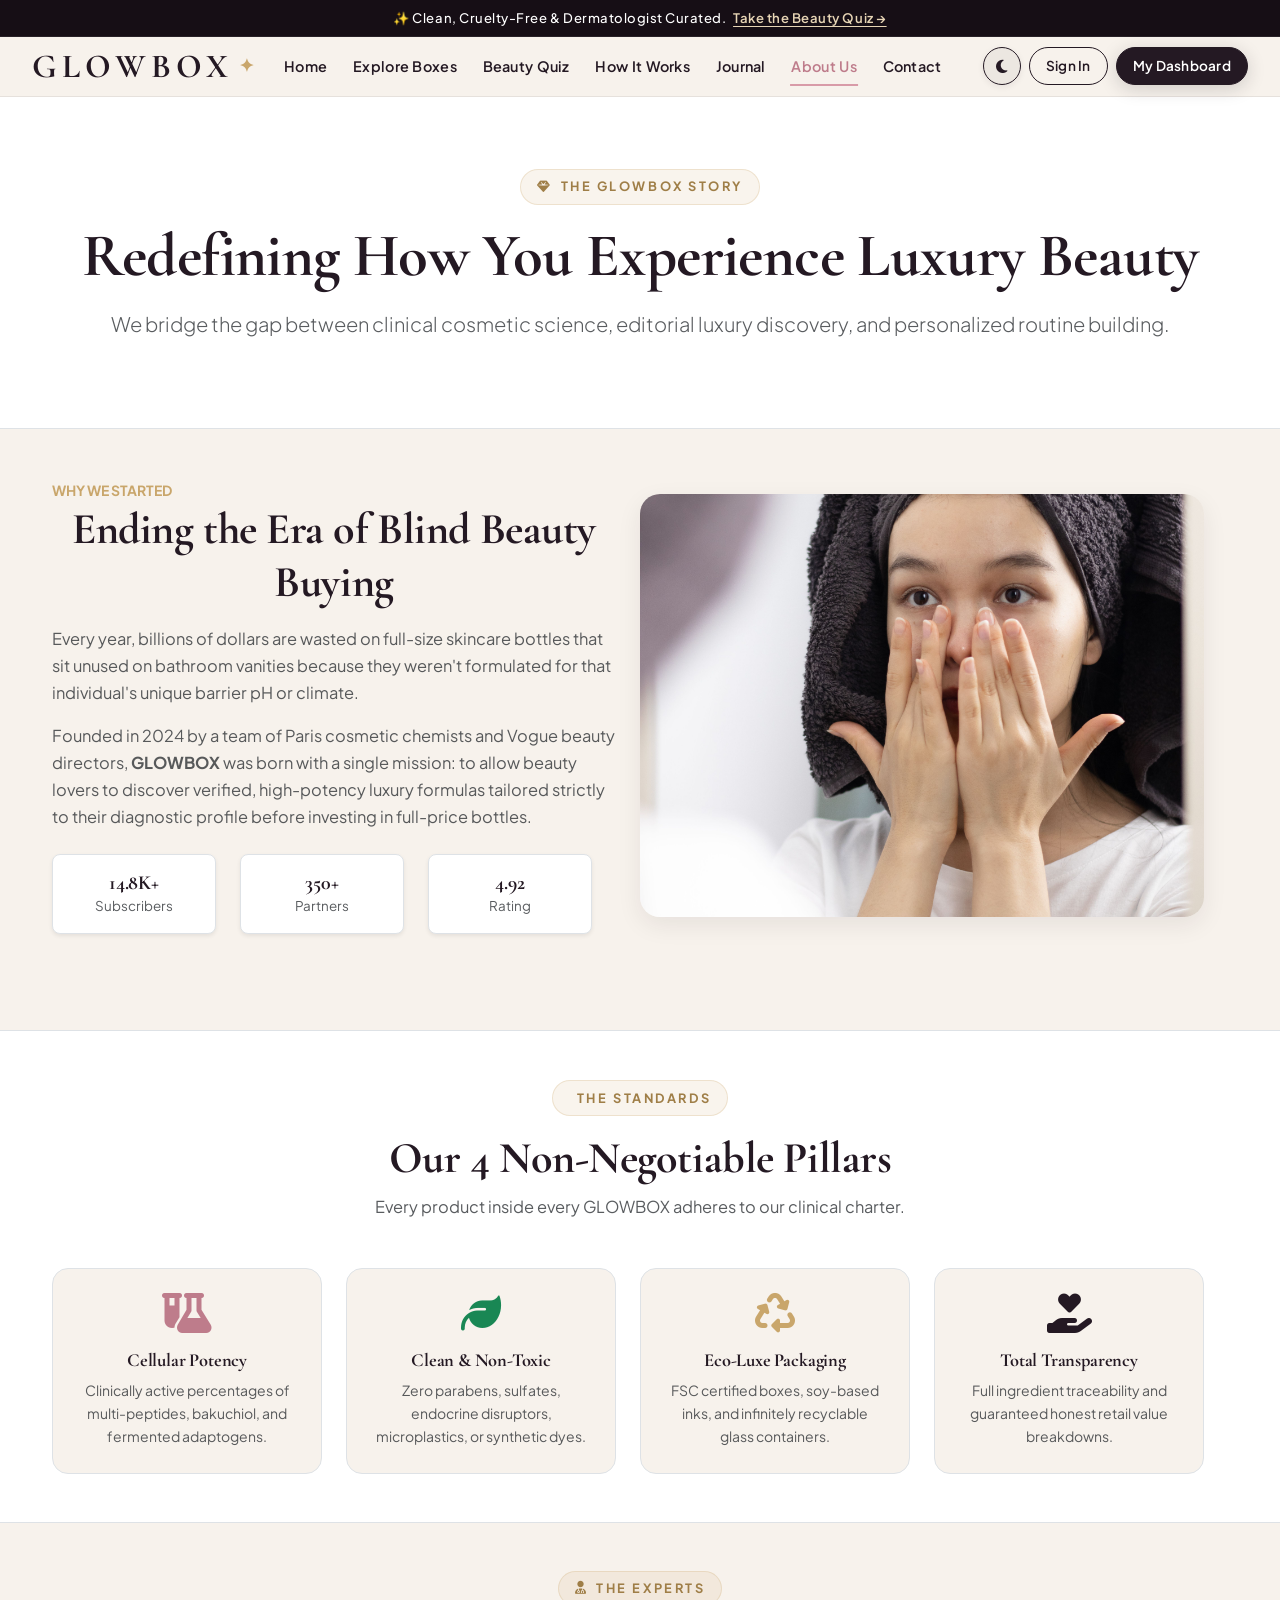
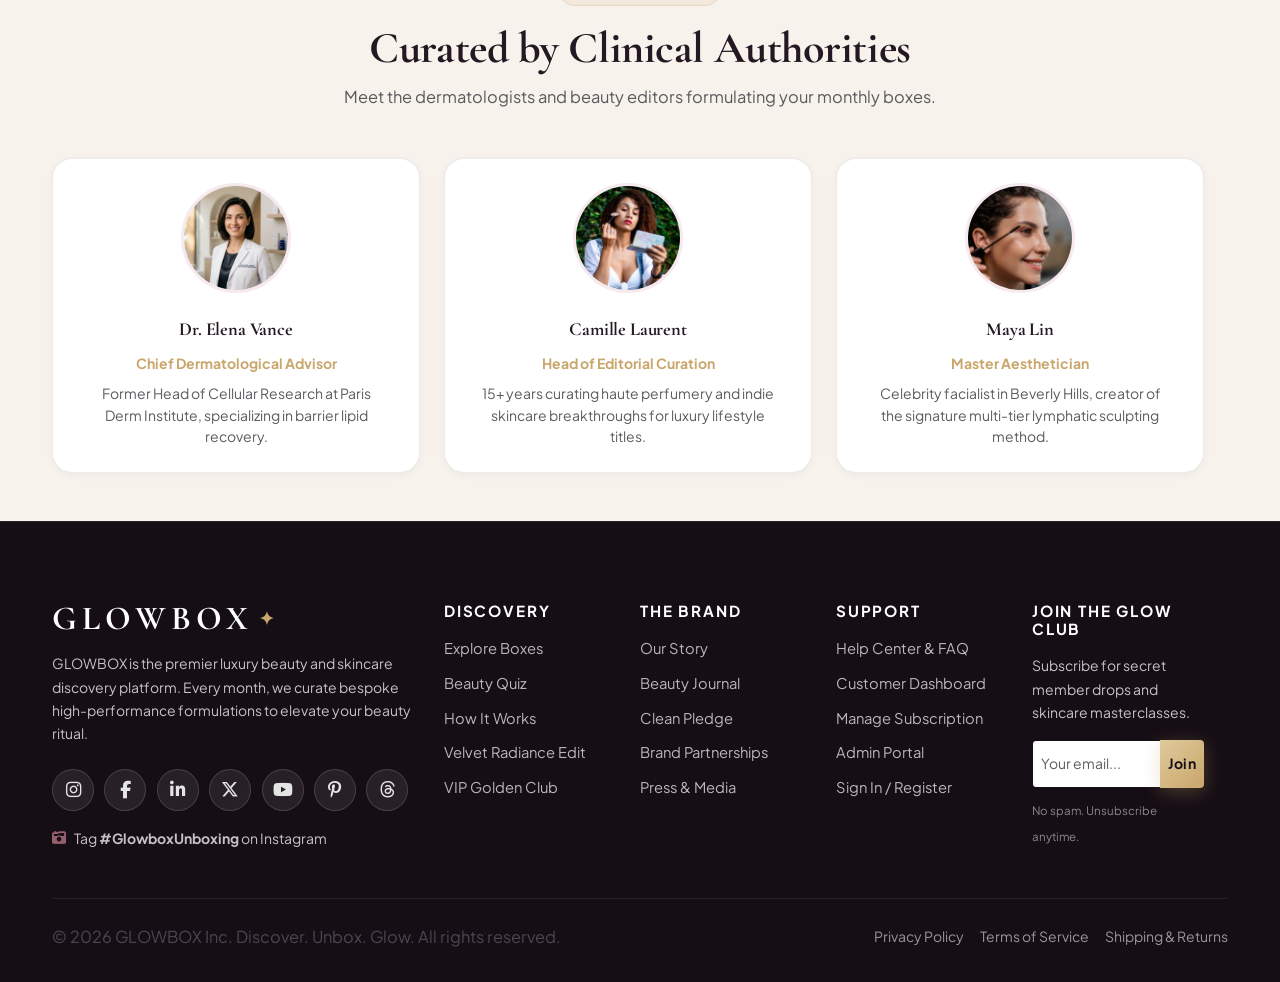
<file: about.html>
<!DOCTYPE html>
<html lang="en">
<head>
  <meta charset="UTF-8">
  <meta name="viewport" content="width=device-width, initial-scale=1.0">
  <title>About Us — Our Beauty Story & Clean Pledge | GLOWBOX</title>
  <meta name="description" content="Learn about GLOWBOX: Founded to revolutionize luxury beauty discovery through personalization, cellular cosmetic science, and sustainable curation.">

  <!-- Favicon -->
  <link rel="icon" type="image/svg+xml" href="favicon.svg">
  <!-- Bootstrap 5 CSS -->
  <link href="https://cdn.jsdelivr.net/npm/bootstrap@5.3.3/dist/css/bootstrap.min.css" rel="stylesheet">
  <!-- FontAwesome 6 -->
  <link rel="stylesheet" href="https://cdnjs.cloudflare.com/ajax/libs/font-awesome/6.5.2/css/all.min.css">
  <!-- AOS Animation -->
  <link href="https://unpkg.com/aos@2.3.1/dist/aos.css" rel="stylesheet">
  <!-- Custom Stylesheet -->
  <link rel="stylesheet" href="css/style.css">
</head>
<body>

  <!-- Top Announcement Bar -->
  <div class="glow-topbar text-center">
    <span>✨ Clean, Cruelty-Free & Dermatologist Curated. <a href="quiz.html" class="ms-1">Take the Beauty Quiz &rarr;</a></span>
  </div>

  <!-- Main Navigation Bar -->
  <nav class="navbar navbar-expand-xl glow-nav">
    <div class="container">
      <a class="navbar-brand" href="index.html">
        <span class="brand-logo-text">GLOWBOX<span class="brand-sparkle">✦</span></span>
      </a>

      <button class="navbar-toggler border-0" type="button" data-bs-toggle="collapse" data-bs-target="#glowNavbar">
        <i class="fa-solid fa-bars-staggered fs-4 text-plum"></i>
      </button>

      <div class="collapse navbar-collapse" id="glowNavbar">
        <ul class="navbar-nav mx-auto mb-2 mb-lg-0">
          <li class="nav-item"><a class="nav-link" href="index.html">Home</a></li>
          <li class="nav-item"><a class="nav-link" href="boxes.html">Explore Boxes</a></li>
          <li class="nav-item"><a class="nav-link" href="quiz.html">Beauty Quiz</a></li>
          <li class="nav-item"><a class="nav-link" href="how-it-works.html">How It Works</a></li>
          <li class="nav-item"><a class="nav-link" href="journal.html">Journal</a></li>
          <li class="nav-item"><a class="nav-link active" href="about.html">About Us</a></li>
          <li class="nav-item"><a class="nav-link" href="contact.html">Contact</a></li>
        </ul>

        <div class="d-flex align-items-center gap-2">
          <button type="button" class="btn btn-theme-toggle rounded-circle" onclick="toggleGlowTheme()" title="Toggle Dark / Light Theme" aria-label="Toggle Theme">
            <i class="fa-solid fa-moon theme-icon-indicator"></i>
          </button>
          <a href="login.html" class="btn btn-sm btn-glow-outline px-3">Sign In</a>
          <a href="dashboard.html" class="btn btn-sm btn-glow-plum px-3">My Dashboard</a>
        </div>
      </div>
    </div>
  </nav>

  <!-- Hero Section -->
  <header class="py-5 bg-white border-bottom">
    <div class="container text-center py-4">
      <span class="section-tag"><i class="fa-solid fa-gem"></i> The GLOWBOX Story</span>
      <h1 class="font-serif text-plum fw-bold mb-3">Redefining How You Experience Luxury Beauty</h1>
      <p class="lead text-muted max-w-700 mx-auto">
        We bridge the gap between clinical cosmetic science, editorial luxury discovery, and personalized routine building.
      </p>
    </div>
  </header>

  <!-- Story & Founders Section -->
  <section class="py-5">
    <div class="container">
      <div class="row align-items-center g-5 mb-5">
        <div class="col-lg-6" data-aos="fade-right">
          <span class="small text-champagne fw-bold text-uppercase">Why We Started</span>
          <h2 class="font-serif text-plum fw-bold mb-3">Ending the Era of Blind Beauty Buying</h2>
          <p class="text-muted mb-3">
            Every year, billions of dollars are wasted on full-size skincare bottles that sit unused on bathroom vanities because they weren't formulated for that individual's unique barrier pH or climate.
          </p>
          <p class="text-muted mb-4">
            Founded in 2024 by a team of Paris cosmetic chemists and Vogue beauty directors, <strong>GLOWBOX</strong> was born with a single mission: to allow beauty lovers to discover verified, high-potency luxury formulas tailored strictly to their diagnostic profile before investing in full-price bottles.
          </p>
          <div class="row g-2 g-sm-3 text-center">
            <div class="col-4">
              <div class="p-2 p-sm-3 bg-white rounded-3 border shadow-sm h-100 d-flex flex-column justify-content-center align-items-center">
                <h4 class="font-serif text-plum fw-bold mb-0 fs-5 fs-sm-3">14.8K+</h4>
                <small class="text-muted d-block text-nowrap" style="font-size: clamp(0.7rem, 2.3vw, 0.84rem);">Subscribers</small>
              </div>
            </div>
            <div class="col-4">
              <div class="p-2 p-sm-3 bg-white rounded-3 border shadow-sm h-100 d-flex flex-column justify-content-center align-items-center">
                <h4 class="font-serif text-plum fw-bold mb-0 fs-5 fs-sm-3">350+</h4>
                <small class="text-muted d-block text-nowrap" style="font-size: clamp(0.7rem, 2.3vw, 0.84rem);">Partners</small>
              </div>
            </div>
            <div class="col-4">
              <div class="p-2 p-sm-3 bg-white rounded-3 border shadow-sm h-100 d-flex flex-column justify-content-center align-items-center">
                <h4 class="font-serif text-plum fw-bold mb-0 fs-5 fs-sm-3">4.92</h4>
                <small class="text-muted d-block text-nowrap" style="font-size: clamp(0.7rem, 2.3vw, 0.84rem);">Rating</small>
              </div>
            </div>
          </div>
        </div>

        <div class="col-lg-6" data-aos="fade-left">
          <div class="collage-frame-lg">
            <img src="image/pexels-content-prod-co-6925542.jpg" alt="GLOWBOX Founders and Formulators">
          </div>
        </div>
      </div>
    </div>
  </section>

  <!-- Our 4 Core Pillars -->
  <section class="py-5 bg-white border-top border-bottom">
    <div class="container">
      <div class="text-center max-w-700 mx-auto mb-5">
        <span class="section-tag"><i class="fa-solid fa-sparkles"></i> The Standards</span>
        <h2 class="font-serif text-plum fw-bold mb-2">Our 4 Non-Negotiable Pillars</h2>
        <p class="text-muted">Every product inside every GLOWBOX adheres to our clinical charter.</p>
      </div>

      <div class="row g-4">
        <div class="col-md-6 col-lg-3">
          <div class="p-4 bg-ivory rounded-4 border text-center h-100">
            <i class="fa-solid fa-flask-vial text-rose fs-1 mb-3"></i>
            <h5 class="font-serif text-plum fw-bold mb-2">Cellular Potency</h5>
            <p class="small text-muted m-0">Clinically active percentages of multi-peptides, bakuchiol, and fermented adaptogens.</p>
          </div>
        </div>
        <div class="col-md-6 col-lg-3">
          <div class="p-4 bg-ivory rounded-4 border text-center h-100">
            <i class="fa-solid fa-leaf text-success fs-1 mb-3"></i>
            <h5 class="font-serif text-plum fw-bold mb-2">Clean & Non-Toxic</h5>
            <p class="small text-muted m-0">Zero parabens, sulfates, endocrine disruptors, microplastics, or synthetic dyes.</p>
          </div>
        </div>
        <div class="col-md-6 col-lg-3">
          <div class="p-4 bg-ivory rounded-4 border text-center h-100">
            <i class="fa-solid fa-recycle text-champagne fs-1 mb-3"></i>
            <h5 class="font-serif text-plum fw-bold mb-2">Eco-Luxe Packaging</h5>
            <p class="small text-muted m-0">FSC certified boxes, soy-based inks, and infinitely recyclable glass containers.</p>
          </div>
        </div>
        <div class="col-md-6 col-lg-3">
          <div class="p-4 bg-ivory rounded-4 border text-center h-100">
            <i class="fa-solid fa-hand-holding-heart text-plum fs-1 mb-3"></i>
            <h5 class="font-serif text-plum fw-bold mb-2">Total Transparency</h5>
            <p class="small text-muted m-0">Full ingredient traceability and guaranteed honest retail value breakdowns.</p>
          </div>
        </div>
      </div>
    </div>
  </section>

  <!-- Editorial & Advisory Board -->
  <section class="py-5">
    <div class="container">
      <div class="text-center max-w-700 mx-auto mb-5">
        <span class="section-tag"><i class="fa-solid fa-user-doctor"></i> The Experts</span>
        <h2 class="font-serif text-plum fw-bold mb-2">Curated by Clinical Authorities</h2>
        <p class="text-muted">Meet the dermatologists and beauty editors formulating your monthly boxes.</p>
      </div>

      <div class="row g-4 justify-content-center">
        <div class="col-md-4">
          <div class="luxury-card p-4 bg-white text-center h-100">
            <img src="image/dr-elena-vance.jpg" alt="Dr. Elena Vance" class="img-team-headshot">
            <h5 class="font-serif text-plum fw-bold mb-1">Dr. Elena Vance</h5>
            <small class="text-champagne fw-bold d-block mb-2">Chief Dermatological Advisor</small>
            <p class="small text-muted m-0">Former Head of Cellular Research at Paris Derm Institute, specializing in barrier lipid recovery.</p>
          </div>
        </div>
        <div class="col-md-4">
          <div class="luxury-card p-4 bg-white text-center h-100">
            <img src="image/pexels-jonathan-freitas-1549980-3090207.jpg" alt="Camille Laurent" class="img-team-headshot">
            <h5 class="font-serif text-plum fw-bold mb-1">Camille Laurent</h5>
            <small class="text-champagne fw-bold d-block mb-2">Head of Editorial Curation</small>
            <p class="small text-muted m-0">15+ years curating haute perfumery and indie skincare breakthroughs for luxury lifestyle titles.</p>
          </div>
        </div>
        <div class="col-md-4">
          <div class="luxury-card p-4 bg-white text-center h-100">
            <img src="image/pexels-a-darmel-8990740.jpg" alt="Maya Lin" class="img-team-headshot">
            <h5 class="font-serif text-plum fw-bold mb-1">Maya Lin</h5>
            <small class="text-champagne fw-bold d-block mb-2">Master Aesthetician</small>
            <p class="small text-muted m-0">Celebrity facialist in Beverly Hills, creator of the signature multi-tier lymphatic sculpting method.</p>
          </div>
        </div>
      </div>
    </div>
  </section>

  <!-- Luxury Footer -->
  <footer class="glow-footer">
    <div class="container">
      <div class="row g-4 g-lg-5 mb-5">
        <div class="col-lg-4">
          <a href="index.html" class="d-inline-block mb-3">
            <span class="brand-logo-text text-white">GLOWBOX<span class="brand-sparkle">✦</span></span>
          </a>
          <p class="small text-white opacity-75 mb-4">
            GLOWBOX is the premier luxury beauty and skincare discovery platform. Every month, we curate bespoke high-performance formulations to elevate your beauty ritual.
          </p>
          <div class="footer-social-strip mb-3">
            <a href="https://www.instagram.com/glowboxbeauty" target="_blank" rel="noopener noreferrer" class="social-circle soc-insta" title="Instagram @glowboxbeauty"><i class="fa-brands fa-instagram"></i></a>
            <a href="https://www.facebook.com/glowboxbeauty" target="_blank" rel="noopener noreferrer" class="social-circle soc-fb" title="Facebook @glowboxbeauty"><i class="fa-brands fa-facebook-f"></i></a>
            <a href="https://www.linkedin.com/company/glowboxluxury" target="_blank" rel="noopener noreferrer" class="social-circle soc-linkedin" title="LinkedIn @glowboxluxury"><i class="fa-brands fa-linkedin-in"></i></a>
            <a href="https://twitter.com/glowboxbeauty" target="_blank" rel="noopener noreferrer" class="social-circle soc-x" title="X / Twitter @glowboxbeauty"><i class="fa-brands fa-x-twitter"></i></a>
            <a href="https://www.youtube.com/@glowboxbeauty" target="_blank" rel="noopener noreferrer" class="social-circle soc-yt" title="YouTube GLOWBOX Masterclasses"><i class="fa-brands fa-youtube"></i></a>
            <a href="https://www.pinterest.com/glowboxluxury" target="_blank" rel="noopener noreferrer" class="social-circle soc-pin" title="Pinterest @glowboxluxury"><i class="fa-brands fa-pinterest-p"></i></a>
            <a href="https://www.threads.net/@glowboxbeauty" target="_blank" rel="noopener noreferrer" class="social-circle soc-threads" title="Threads @glowbox"><i class="fa-brands fa-threads"></i></a>
          </div>
          <div class="d-flex align-items-center gap-2 small text-white opacity-75">
            <i class="fa-solid fa-camera-retro text-rose"></i>
            <span>Tag <strong>#GlowboxUnboxing</strong> on Instagram</span>
          </div>
        </div>

        <div class="col-6 col-md-3 col-lg-2">
          <h6 class="text-white fw-bold mb-3">Discovery</h6>
          <ul class="list-unstyled">
            <li><a href="boxes.html" class="footer-link">Explore Boxes</a></li>
            <li><a href="quiz.html" class="footer-link">Beauty Quiz</a></li>
            <li><a href="how-it-works.html" class="footer-link">How It Works</a></li>
            <li><a href="box-detail.html?id=box-velvet-radiance" class="footer-link">Velvet Radiance Edit</a></li>
            <li><a href="box-detail.html?id=box-golden-luxe" class="footer-link">VIP Golden Club</a></li>
          </ul>
        </div>

        <div class="col-6 col-md-3 col-lg-2">
          <h6 class="text-white fw-bold mb-3">The Brand</h6>
          <ul class="list-unstyled">
            <li><a href="about.html" class="footer-link">Our Story</a></li>
            <li><a href="journal.html" class="footer-link">Beauty Journal</a></li>
            <li><a href="about.html" class="footer-link">Clean Pledge</a></li>
            <li><a href="contact.html" class="footer-link">Brand Partnerships</a></li>
            <li><a href="contact.html" class="footer-link">Press & Media</a></li>
          </ul>
        </div>

        <div class="col-6 col-md-3 col-lg-2">
          <h6 class="text-white fw-bold mb-3">Support</h6>
          <ul class="list-unstyled">
            <li><a href="contact.html" class="footer-link">Help Center & FAQ</a></li>
            <li><a href="dashboard.html" class="footer-link">Customer Dashboard</a></li>
            <li><a href="dashboard.html#subscription" class="footer-link">Manage Subscription</a></li>
            <li><a href="admin.html" class="footer-link">Admin Portal</a></li>
            <li><a href="login.html" class="footer-link">Sign In / Register</a></li>
          </ul>
        </div>

        <div class="col-md-6 col-lg-2">
          <h6 class="text-white fw-bold mb-3">Join The Glow Club</h6>
          <p class="small text-white opacity-75 mb-3">Subscribe for secret member drops and skincare masterclasses.</p>
          <form onsubmit="event.preventDefault(); showGlowToast('Subscribed! ✨', 'You are on the VIP Beauty Insider list.', 'success');">
            <div class="input-group input-group-sm mb-2">
              <input type="email" class="form-control" placeholder="Your email..." required>
              <button class="btn btn-glow-champagne" type="submit">Join</button>
            </div>
            <small class="text-white opacity-50" style="font-size: 0.72rem;">No spam. Unsubscribe anytime.</small>
          </form>
        </div>
      </div>

      <div class="d-flex flex-column flex-md-row justify-content-between align-items-center pt-4 border-top border-secondary border-opacity-25 small opacity-75">
        <p class="m-0">© 2026 GLOWBOX Inc. Discover. Unbox. Glow. All rights reserved.</p>
        <div class="d-flex gap-3 mt-2 mt-md-0">
          <a href="#" class="text-white opacity-75">Privacy Policy</a>
          <a href="#" class="text-white opacity-75">Terms of Service</a>
          <a href="#" class="text-white opacity-75">Shipping & Returns</a>
        </div>
      </div>
    </div>
  </footer>

  <!-- Scripts -->
  <script src="https://cdn.jsdelivr.net/npm/bootstrap@5.3.3/dist/js/bootstrap.bundle.min.js"></script>
  <script src="https://unpkg.com/aos@2.3.1/dist/aos.js"></script>
  <script src="js/data.js"></script>
  <script src="js/main.js"></script>
</body>
</html>
</file>
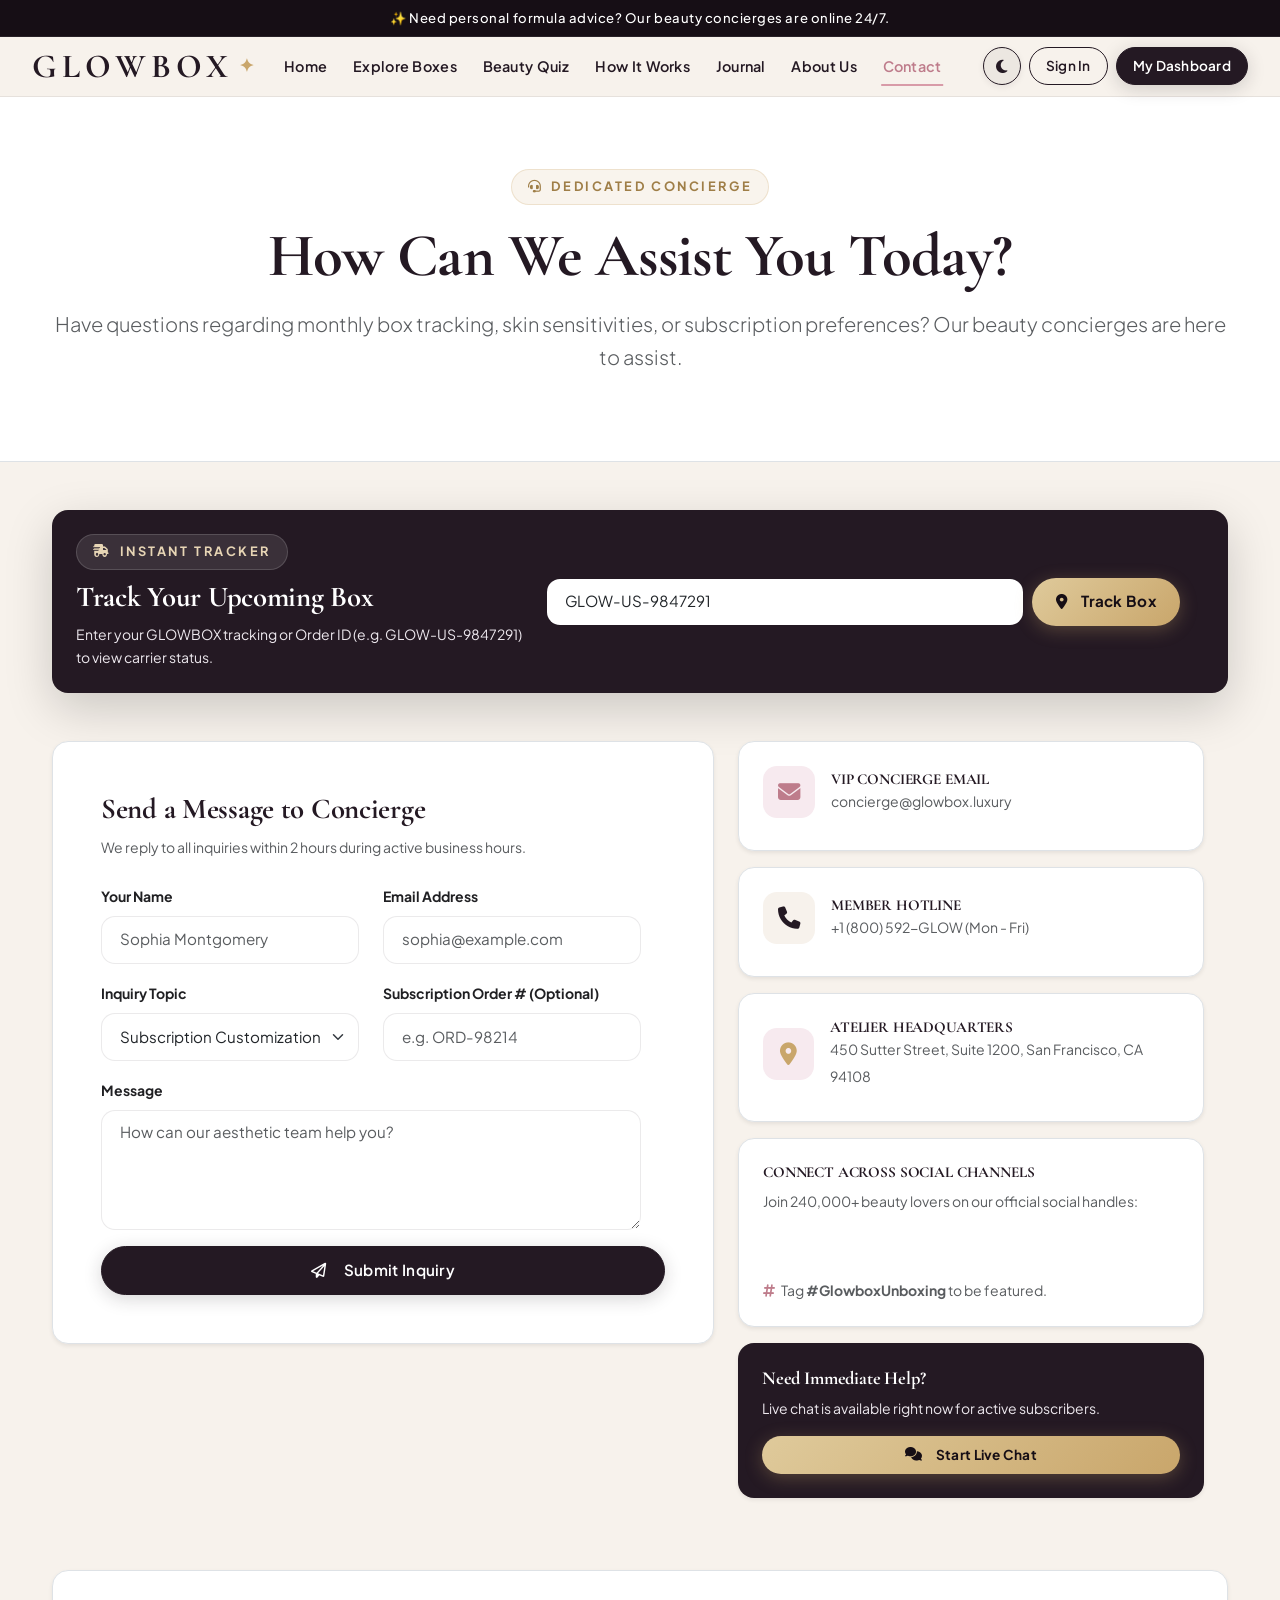
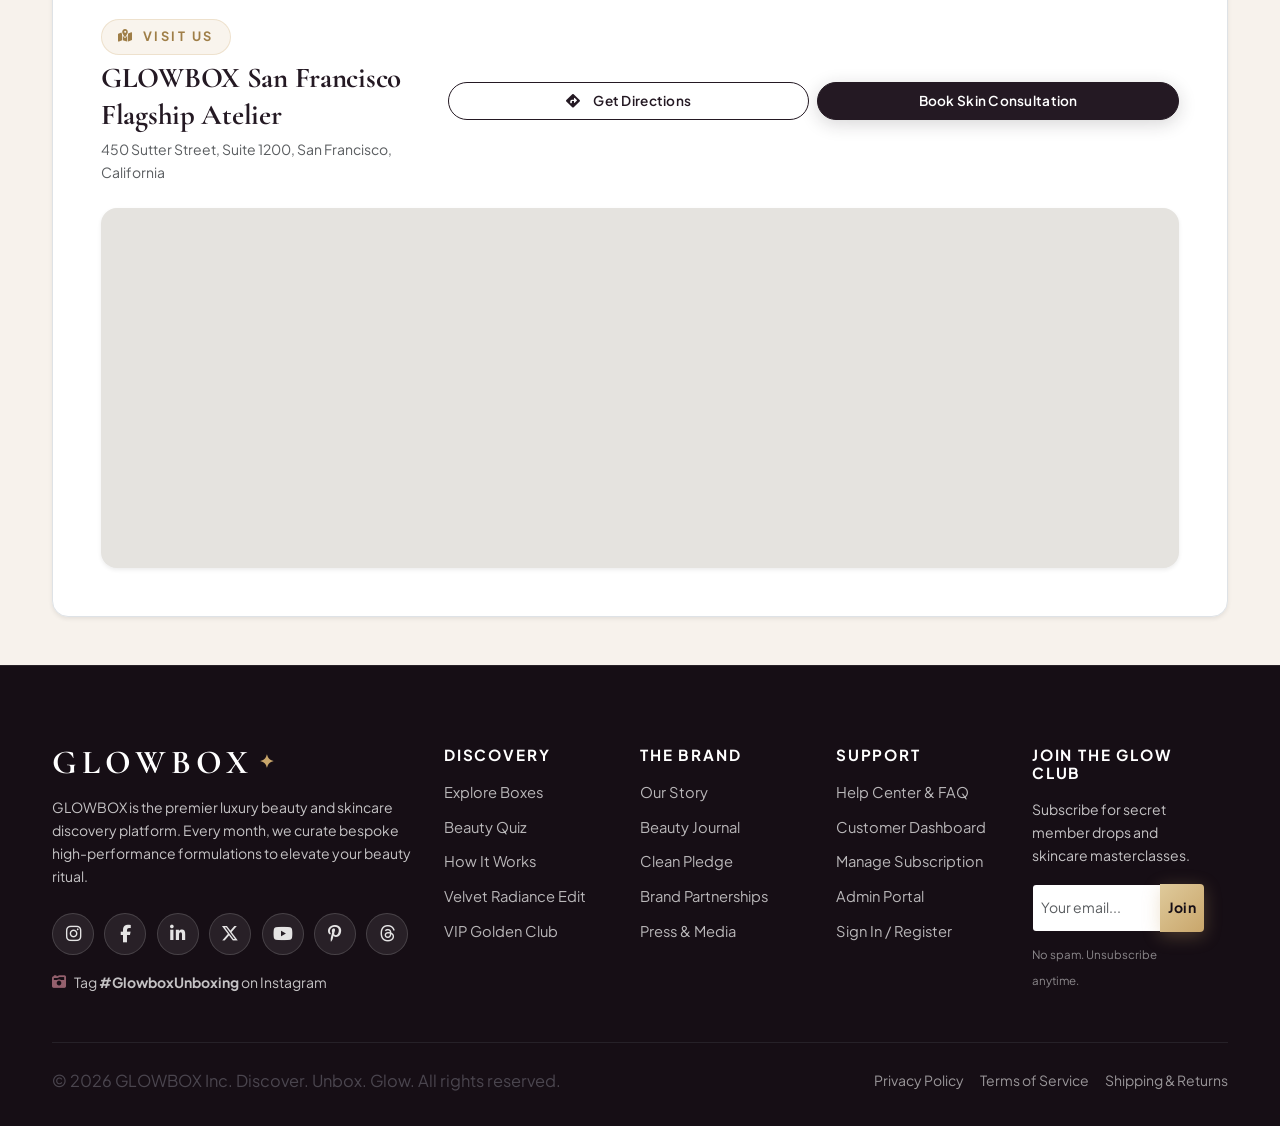
<file: contact.html>
<!DOCTYPE html>
<html lang="en">
<head>
  <meta charset="UTF-8">
  <meta name="viewport" content="width=device-width, initial-scale=1.0">
  <title>Contact Concierge & Help Center | GLOWBOX</title>
  <meta name="description" content="Reach the GLOWBOX Beauty Concierge team, track your upcoming monthly box, or browse our subscriber FAQs.">

  <!-- Favicon -->
  <link rel="icon" type="image/svg+xml" href="favicon.svg">
  <!-- Bootstrap 5 CSS -->
  <link href="https://cdn.jsdelivr.net/npm/bootstrap@5.3.3/dist/css/bootstrap.min.css" rel="stylesheet">
  <!-- FontAwesome 6 -->
  <link rel="stylesheet" href="https://cdnjs.cloudflare.com/ajax/libs/font-awesome/6.5.2/css/all.min.css">
  <!-- AOS Animation -->
  <link href="https://unpkg.com/aos@2.3.1/dist/aos.css" rel="stylesheet">
  <!-- Custom Stylesheet -->
  <link rel="stylesheet" href="css/style.css">
</head>
<body>

  <!-- Top Announcement Bar -->
  <div class="glow-topbar text-center">
    <span>✨ Need personal formula advice? Our beauty concierges are online 24/7.</span>
  </div>

  <!-- Main Navigation Bar -->
  <nav class="navbar navbar-expand-xl glow-nav">
    <div class="container">
      <a class="navbar-brand" href="index.html">
        <span class="brand-logo-text">GLOWBOX<span class="brand-sparkle">✦</span></span>
      </a>

      <button class="navbar-toggler border-0" type="button" data-bs-toggle="collapse" data-bs-target="#glowNavbar">
        <i class="fa-solid fa-bars-staggered fs-4 text-plum"></i>
      </button>

      <div class="collapse navbar-collapse" id="glowNavbar">
        <ul class="navbar-nav mx-auto mb-2 mb-lg-0">
          <li class="nav-item"><a class="nav-link" href="index.html">Home</a></li>
          <li class="nav-item"><a class="nav-link" href="boxes.html">Explore Boxes</a></li>
          <li class="nav-item"><a class="nav-link" href="quiz.html">Beauty Quiz</a></li>
          <li class="nav-item"><a class="nav-link" href="how-it-works.html">How It Works</a></li>
          <li class="nav-item"><a class="nav-link" href="journal.html">Journal</a></li>
          <li class="nav-item"><a class="nav-link" href="about.html">About Us</a></li>
          <li class="nav-item"><a class="nav-link active" href="contact.html">Contact</a></li>
        </ul>

        <div class="d-flex align-items-center gap-2">
          <button type="button" class="btn btn-theme-toggle rounded-circle" onclick="toggleGlowTheme()" title="Toggle Dark / Light Theme" aria-label="Toggle Theme">
            <i class="fa-solid fa-moon theme-icon-indicator"></i>
          </button>
          <a href="login.html" class="btn btn-sm btn-glow-outline px-3">Sign In</a>
          <a href="dashboard.html" class="btn btn-sm btn-glow-plum px-3">My Dashboard</a>
        </div>
      </div>
    </div>
  </nav>

  <!-- Page Header -->
  <header class="py-5 bg-white border-bottom text-center">
    <div class="container py-4">
      <span class="section-tag"><i class="fa-solid fa-headset"></i> Dedicated Concierge</span>
      <h1 class="font-serif text-plum fw-bold mb-3">How Can We Assist You Today?</h1>
      <p class="lead text-muted max-w-700 mx-auto">
        Have questions regarding monthly box tracking, skin sensitivities, or subscription preferences? Our beauty concierges are here to assist.
      </p>
    </div>
  </header>

  <!-- Contact & Tracking Widgets -->
  <main class="py-5">
    <div class="container">
      
      <!-- Instant Box Tracker Widget -->
      <div class="p-4 bg-plum text-white rounded-4 shadow-lg mb-5" data-aos="fade-up">
        <div class="row align-items-center g-4">
          <div class="col-lg-5">
            <span class="section-tag dark mb-2"><i class="fa-solid fa-truck-fast"></i> Instant Tracker</span>
            <h3 class="font-serif text-white fw-bold mb-2">Track Your Upcoming Box</h3>
            <p class="small text-white opacity-90 m-0">Enter your GLOWBOX tracking or Order ID (e.g. GLOW-US-9847291) to view carrier status.</p>
          </div>
          <div class="col-lg-7">
            <div class="d-flex flex-column flex-sm-row gap-2">
              <input type="text" id="trackInput" class="form-control form-control-lg flex-grow-1" placeholder="Enter Order ID or Email..." value="GLOW-US-9847291">
              <button class="btn btn-glow-champagne btn-lg px-4 text-nowrap" onclick="simulateBoxTrack()">
                <i class="fa-solid fa-location-dot me-1"></i> Track Box
              </button>
            </div>
            <div id="trackResultBox" class="mt-3 p-3 rounded-3 bg-white bg-opacity-10 d-none">
              <small class="text-champagne fw-bold d-block mb-1"><i class="fa-solid fa-circle-check"></i> Status: Dispatched via FedEx Priority</small>
              <span class="small text-white">Estimated Delivery: <strong>November 8, 2026</strong> • On Time</span>
            </div>
          </div>
        </div>
      </div>

      <!-- Contact Form & Info Cards -->
      <div class="row g-5">
        <div class="col-lg-7" data-aos="fade-right">
          <div class="p-4 p-md-5 bg-white rounded-4 border shadow-sm">
            <h3 class="font-serif text-plum fw-bold mb-2">Send a Message to Concierge</h3>
            <p class="small text-muted mb-4">We reply to all inquiries within 2 hours during active business hours.</p>

            <form onsubmit="handleContactSubmit(event)">
              <div class="row g-3 mb-3">
                <div class="col-md-6">
                  <label class="form-label small fw-bold">Your Name</label>
                  <input type="text" class="form-control" required placeholder="Sophia Montgomery">
                </div>
                <div class="col-md-6">
                  <label class="form-label small fw-bold">Email Address</label>
                  <input type="email" class="form-control" required placeholder="sophia@example.com">
                </div>
                <div class="col-md-6">
                  <label class="form-label small fw-bold">Inquiry Topic</label>
                  <select class="form-select">
                    <option>Subscription Customization</option>
                    <option>Shipping & Tracking</option>
                    <option>Formula Ingredient Questions</option>
                    <option>Brand Partnership</option>
                    <option>Press & Media</option>
                  </select>
                </div>
                <div class="col-md-6">
                  <label class="form-label small fw-bold">Subscription Order # (Optional)</label>
                  <input type="text" class="form-control" placeholder="e.g. ORD-98214">
                </div>
                <div class="col-12">
                  <label class="form-label small fw-bold">Message</label>
                  <textarea class="form-control" rows="4" required placeholder="How can our aesthetic team help you?"></textarea>
                </div>
              </div>
              <button type="submit" class="btn btn-glow-plum btn-lg w-100">
                <i class="fa-regular fa-paper-plane me-2"></i> Submit Inquiry
              </button>
            </form>
          </div>
        </div>

        <div class="col-lg-5" data-aos="fade-left">
          <div class="d-flex flex-column gap-3 h-100">
            <div class="p-4 bg-white rounded-4 border shadow-sm">
              <div class="d-flex align-items-center gap-3 mb-2">
                <div class="stat-icon-wrap bg-rose-soft text-rose"><i class="fa-solid fa-envelope"></i></div>
                <div>
                  <h6 class="font-serif text-plum fw-bold m-0">VIP Concierge Email</h6>
                  <small class="text-muted">concierge@glowbox.luxury</small>
                </div>
              </div>
            </div>

            <div class="p-4 bg-white rounded-4 border shadow-sm">
              <div class="d-flex align-items-center gap-3 mb-2">
                <div class="stat-icon-wrap bg-ivory text-plum"><i class="fa-solid fa-phone"></i></div>
                <div>
                  <h6 class="font-serif text-plum fw-bold m-0">Member Hotline</h6>
                  <small class="text-muted">+1 (800) 592-GLOW (Mon - Fri)</small>
                </div>
              </div>
            </div>

            <div class="p-4 bg-white rounded-4 border shadow-sm">
              <div class="d-flex align-items-center gap-3 mb-2">
                <div class="stat-icon-wrap bg-rose-soft text-champagne"><i class="fa-solid fa-location-dot"></i></div>
                <div>
                  <h6 class="font-serif text-plum fw-bold m-0">Atelier Headquarters</h6>
                  <small class="text-muted">450 Sutter Street, Suite 1200, San Francisco, CA 94108</small>
                </div>
              </div>
            </div>

            <!-- Social Media Hub Card -->
            <div class="p-4 bg-white rounded-4 border shadow-sm">
              <h6 class="font-serif text-plum fw-bold mb-2">Connect Across Social Channels</h6>
              <p class="small text-muted mb-3">Join 240,000+ beauty lovers on our official social handles:</p>
              <div class="footer-social-strip mb-2">
                <a href="https://www.instagram.com/glowboxbeauty" target="_blank" rel="noopener noreferrer" class="social-circle soc-insta" title="Instagram @glowboxbeauty"><i class="fa-brands fa-instagram"></i></a>
                <a href="https://www.facebook.com/glowboxbeauty" target="_blank" rel="noopener noreferrer" class="social-circle soc-fb" title="Facebook @glowboxbeauty"><i class="fa-brands fa-facebook-f"></i></a>
                <a href="https://www.linkedin.com/company/glowboxluxury" target="_blank" rel="noopener noreferrer" class="social-circle soc-linkedin" title="LinkedIn @glowboxluxury"><i class="fa-brands fa-linkedin-in"></i></a>
                <a href="https://twitter.com/glowboxbeauty" target="_blank" rel="noopener noreferrer" class="social-circle soc-x" title="X / Twitter @glowboxbeauty"><i class="fa-brands fa-x-twitter"></i></a>
                <a href="https://www.youtube.com/@glowboxbeauty" target="_blank" rel="noopener noreferrer" class="social-circle soc-yt" title="YouTube GLOWBOX Masterclasses"><i class="fa-brands fa-youtube"></i></a>
                <a href="https://www.pinterest.com/glowboxluxury" target="_blank" rel="noopener noreferrer" class="social-circle soc-pin" title="Pinterest @glowboxluxury"><i class="fa-brands fa-pinterest-p"></i></a>
                <a href="https://www.threads.net/@glowboxbeauty" target="_blank" rel="noopener noreferrer" class="social-circle soc-threads" title="Threads @glowbox"><i class="fa-brands fa-threads"></i></a>
              </div>
              <small class="text-muted d-block mt-2"><i class="fa-solid fa-hashtag text-rose me-1"></i> Tag <strong>#GlowboxUnboxing</strong> to be featured.</small>
            </div>

            <div class="p-4 bg-plum text-white rounded-4 shadow-sm mt-auto">
              <h5 class="font-serif text-white fw-bold mb-2">Need Immediate Help?</h5>
              <p class="small text-white opacity-80 mb-3">Live chat is available right now for active subscribers.</p>
              <button class="btn btn-glow-champagne btn-sm w-100" onclick="showGlowToast('Live Concierge', 'Connecting with Beauty Consultant Maya...', 'info')">
                <i class="fa-solid fa-comments me-1"></i> Start Live Chat
              </button>
            </div>
          </div>
        </div>
      </div>

      <!-- Interactive Google Map Section -->
      <div class="mt-5 pt-4" data-aos="fade-up">
        <div class="p-4 p-md-5 bg-white rounded-4 border shadow-sm">
          <div class="d-flex flex-column flex-md-row justify-content-between align-items-md-center gap-3 mb-4">
            <div>
              <span class="section-tag mb-1"><i class="fa-solid fa-map-location-dot"></i> Visit Us</span>
              <h3 class="font-serif text-plum fw-bold m-0">GLOWBOX San Francisco Flagship Atelier</h3>
              <p class="text-muted small m-0 mt-1">450 Sutter Street, Suite 1200, San Francisco, California</p>
            </div>
            <div class="d-flex flex-column flex-sm-row gap-2 w-100 w-md-auto">
              <a href="https://maps.google.com/?q=450+Sutter+St+San+Francisco+CA" target="_blank" class="btn btn-sm btn-glow-outline text-nowrap w-100 w-sm-auto text-center justify-content-center">
                <i class="fa-solid fa-diamond-turn-right me-1"></i> Get Directions
              </a>
              <button class="btn btn-sm btn-glow-plum text-nowrap w-100 w-sm-auto text-center justify-content-center" onclick="showGlowToast('Concierge Booking', 'Atelier skincare consultation booked.', 'success')">
                Book Skin Consultation
              </button>
            </div>
          </div>

          <!-- Embedded Map -->
          <div class="rounded-4 overflow-hidden shadow-sm position-relative" style="height: 360px; background: #e5e3df;">
            <iframe 
              src="https://www.google.com/maps/embed?pb=!1m18!1m12!1m3!1d3153.119438902521!2d-122.40939522339591!3d37.78957867198226!2m3!1f0!2f0!3f0!3m2!1i1024!2i768!4f13.1!3m3!1m2!1s0x8085808930a08e1b%3A0x6b8f3a3d537d8e8b!2s450%20Sutter%20St%2C%20San%20Francisco%2C%20CA%2094108!5e0!3m2!1sen!2sus!4v1700000000000!5m2!1sen!2sus" 
              width="100%" 
              height="100%" 
              style="border:0; filter: grayscale(10%) contrast(105%);" 
              allowfullscreen="" 
              loading="lazy" 
              referrerpolicy="no-referrer-when-downgrade">
            </iframe>
          </div>
        </div>
      </div>
    </div>
  </main>

  <!-- Luxury Footer -->
  <footer class="glow-footer">
    <div class="container">
      <div class="row g-4 g-lg-5 mb-5">
        <div class="col-lg-4">
          <a href="index.html" class="d-inline-block mb-3">
            <span class="brand-logo-text text-white">GLOWBOX<span class="brand-sparkle">✦</span></span>
          </a>
          <p class="small text-white opacity-75 mb-4">
            GLOWBOX is the premier luxury beauty and skincare discovery platform. Every month, we curate bespoke high-performance formulations to elevate your beauty ritual.
          </p>
          <div class="footer-social-strip mb-3">
            <a href="https://www.instagram.com/glowboxbeauty" target="_blank" rel="noopener noreferrer" class="social-circle soc-insta" title="Instagram @glowboxbeauty"><i class="fa-brands fa-instagram"></i></a>
            <a href="https://www.facebook.com/glowboxbeauty" target="_blank" rel="noopener noreferrer" class="social-circle soc-fb" title="Facebook @glowboxbeauty"><i class="fa-brands fa-facebook-f"></i></a>
            <a href="https://www.linkedin.com/company/glowboxluxury" target="_blank" rel="noopener noreferrer" class="social-circle soc-linkedin" title="LinkedIn @glowboxluxury"><i class="fa-brands fa-linkedin-in"></i></a>
            <a href="https://twitter.com/glowboxbeauty" target="_blank" rel="noopener noreferrer" class="social-circle soc-x" title="X / Twitter @glowboxbeauty"><i class="fa-brands fa-x-twitter"></i></a>
            <a href="https://www.youtube.com/@glowboxbeauty" target="_blank" rel="noopener noreferrer" class="social-circle soc-yt" title="YouTube GLOWBOX Masterclasses"><i class="fa-brands fa-youtube"></i></a>
            <a href="https://www.pinterest.com/glowboxluxury" target="_blank" rel="noopener noreferrer" class="social-circle soc-pin" title="Pinterest @glowboxluxury"><i class="fa-brands fa-pinterest-p"></i></a>
            <a href="https://www.threads.net/@glowboxbeauty" target="_blank" rel="noopener noreferrer" class="social-circle soc-threads" title="Threads @glowbox"><i class="fa-brands fa-threads"></i></a>
          </div>
          <div class="d-flex align-items-center gap-2 small text-white opacity-75">
            <i class="fa-solid fa-camera-retro text-rose"></i>
            <span>Tag <strong>#GlowboxUnboxing</strong> on Instagram</span>
          </div>
        </div>

        <div class="col-6 col-md-3 col-lg-2">
          <h6 class="text-white fw-bold mb-3">Discovery</h6>
          <ul class="list-unstyled">
            <li><a href="boxes.html" class="footer-link">Explore Boxes</a></li>
            <li><a href="quiz.html" class="footer-link">Beauty Quiz</a></li>
            <li><a href="how-it-works.html" class="footer-link">How It Works</a></li>
            <li><a href="box-detail.html?id=box-velvet-radiance" class="footer-link">Velvet Radiance Edit</a></li>
            <li><a href="box-detail.html?id=box-golden-luxe" class="footer-link">VIP Golden Club</a></li>
          </ul>
        </div>

        <div class="col-6 col-md-3 col-lg-2">
          <h6 class="text-white fw-bold mb-3">The Brand</h6>
          <ul class="list-unstyled">
            <li><a href="about.html" class="footer-link">Our Story</a></li>
            <li><a href="journal.html" class="footer-link">Beauty Journal</a></li>
            <li><a href="about.html" class="footer-link">Clean Pledge</a></li>
            <li><a href="contact.html" class="footer-link">Brand Partnerships</a></li>
            <li><a href="contact.html" class="footer-link">Press & Media</a></li>
          </ul>
        </div>

        <div class="col-6 col-md-3 col-lg-2">
          <h6 class="text-white fw-bold mb-3">Support</h6>
          <ul class="list-unstyled">
            <li><a href="contact.html" class="footer-link">Help Center & FAQ</a></li>
            <li><a href="dashboard.html" class="footer-link">Customer Dashboard</a></li>
            <li><a href="dashboard.html#subscription" class="footer-link">Manage Subscription</a></li>
            <li><a href="admin.html" class="footer-link">Admin Portal</a></li>
            <li><a href="login.html" class="footer-link">Sign In / Register</a></li>
          </ul>
        </div>

        <div class="col-md-6 col-lg-2">
          <h6 class="text-white fw-bold mb-3">Join The Glow Club</h6>
          <p class="small text-white opacity-75 mb-3">Subscribe for secret member drops and skincare masterclasses.</p>
          <form onsubmit="event.preventDefault(); showGlowToast('Subscribed! ✨', 'You are on the VIP Beauty Insider list.', 'success');">
            <div class="input-group input-group-sm mb-2">
              <input type="email" class="form-control" placeholder="Your email..." required>
              <button class="btn btn-glow-champagne" type="submit">Join</button>
            </div>
            <small class="text-white opacity-50" style="font-size: 0.72rem;">No spam. Unsubscribe anytime.</small>
          </form>
        </div>
      </div>

      <div class="d-flex flex-column flex-md-row justify-content-between align-items-center pt-4 border-top border-secondary border-opacity-25 small opacity-75">
        <p class="m-0">© 2026 GLOWBOX Inc. Discover. Unbox. Glow. All rights reserved.</p>
        <div class="d-flex gap-3 mt-2 mt-md-0">
          <a href="#" class="text-white opacity-75">Privacy Policy</a>
          <a href="#" class="text-white opacity-75">Terms of Service</a>
          <a href="#" class="text-white opacity-75">Shipping & Returns</a>
        </div>
      </div>
    </div>
  </footer>

  <!-- Scripts -->
  <script src="https://cdn.jsdelivr.net/npm/bootstrap@5.3.3/dist/js/bootstrap.bundle.min.js"></script>
  <script src="https://unpkg.com/aos@2.3.1/dist/aos.js"></script>
  <script src="js/data.js"></script>
  <script src="js/main.js"></script>

  <script>
    function simulateBoxTrack() {
      const resultBox = document.getElementById("trackResultBox");
      resultBox.classList.remove("d-none");
      showGlowToast("Tracking Updated", "FedEx status verified for GLOW-US-9847291.", "success");
    }

    function handleContactSubmit(e) {
      e.preventDefault();
      showGlowToast("Message Dispatched ✨", "Thank you! A beauty concierge will respond within 2 hours.", "success");
      e.target.reset();
    }
  </script>
</body>
</html>
</file>
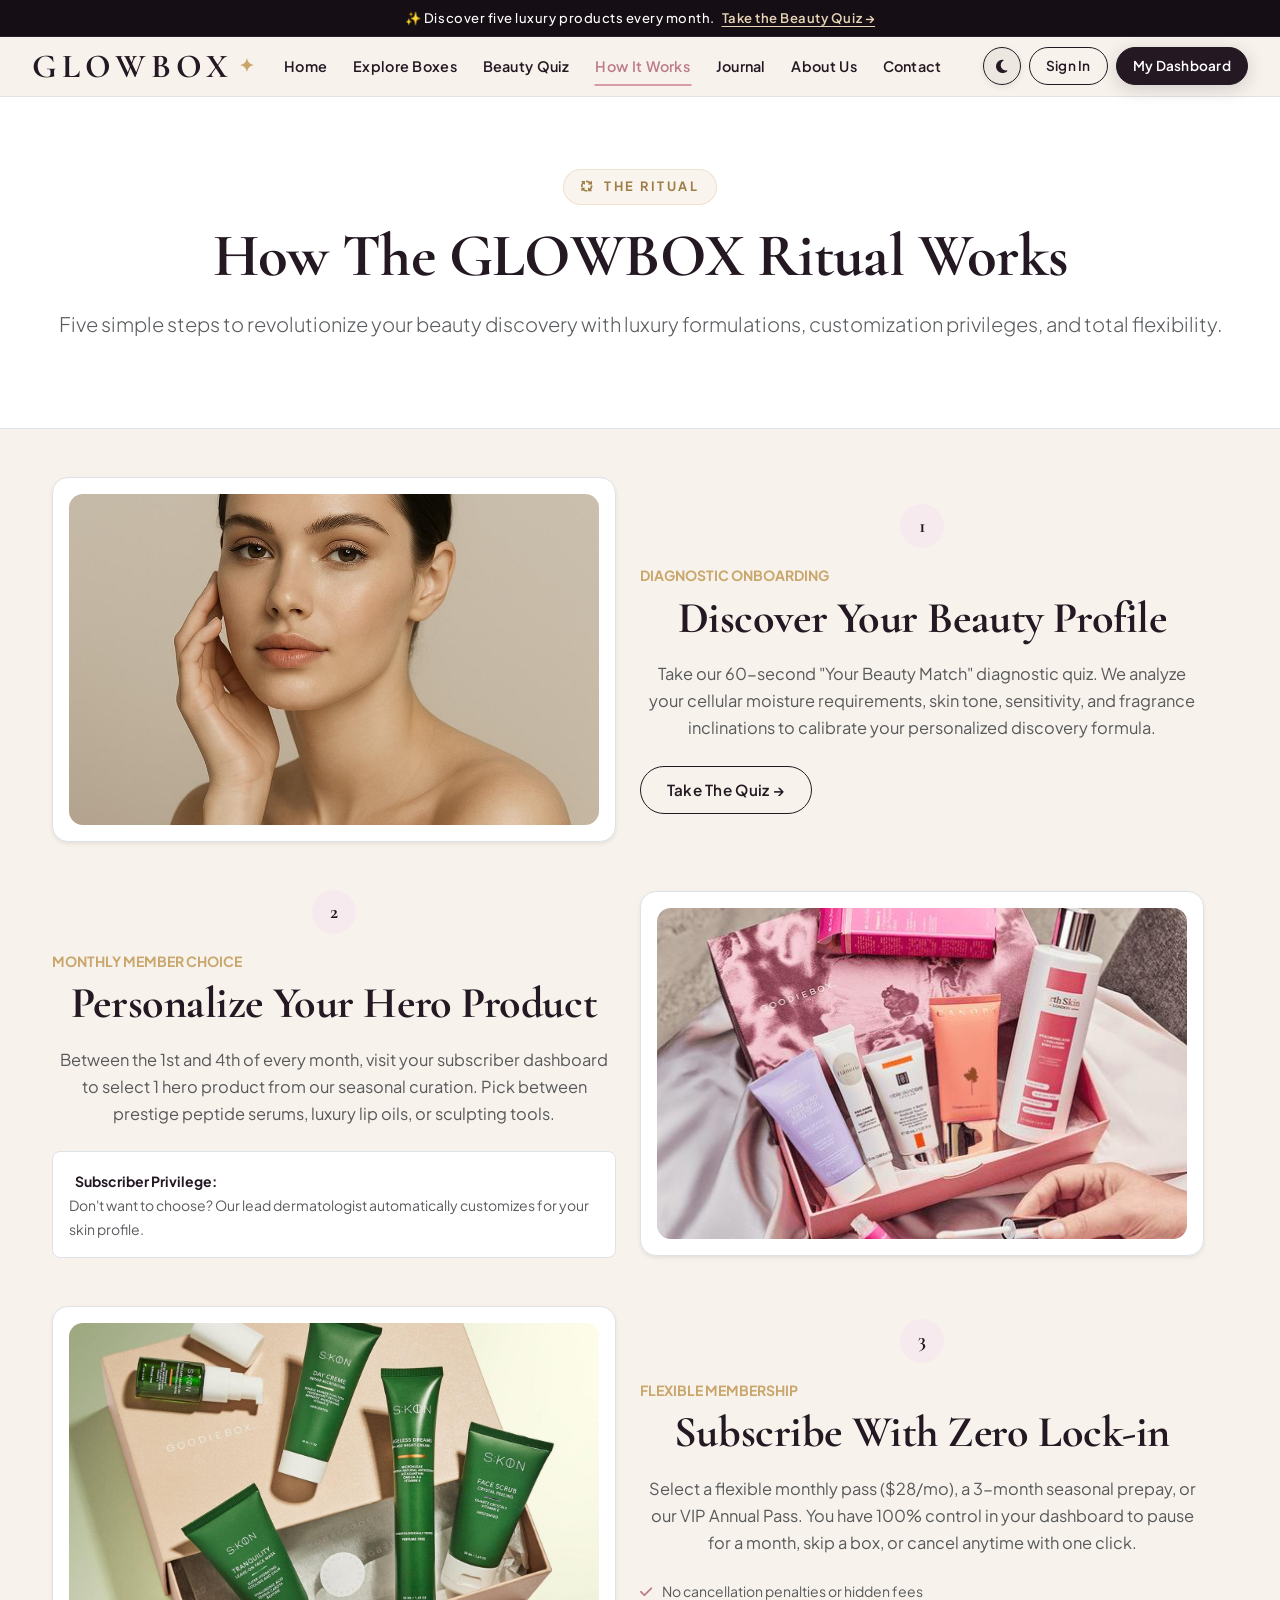
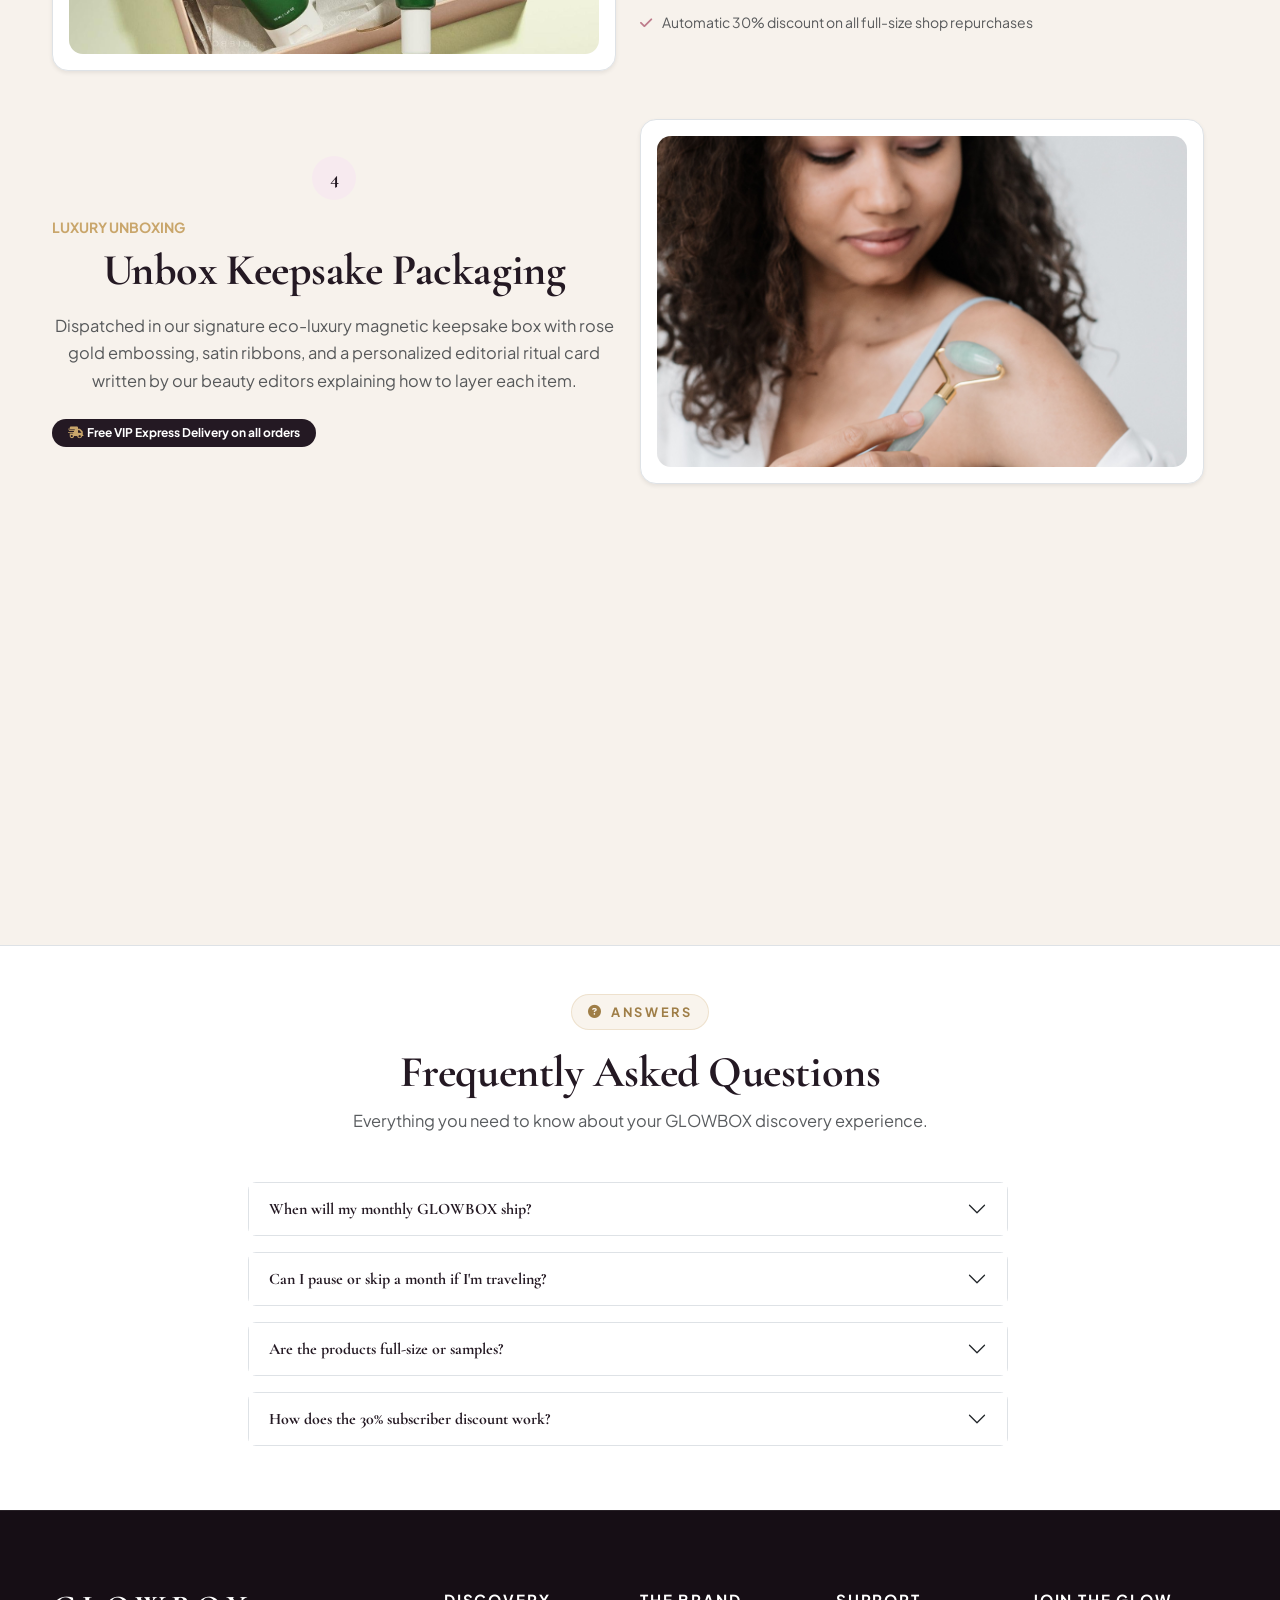
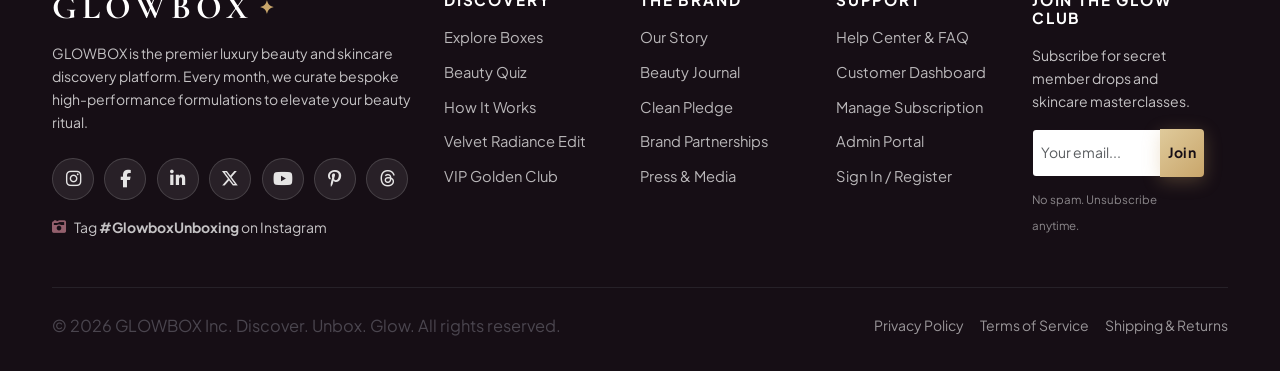
<file: how-it-works.html>
<!DOCTYPE html>
<html lang="en">
<head>
  <meta charset="UTF-8">
  <meta name="viewport" content="width=device-width, initial-scale=1.0">
  <title>How It Works — Discover, Unbox & Glow | GLOWBOX</title>
  <meta name="description" content="Discover how GLOWBOX works: Discover your match, customize monthly hero products, receive luxury keepsake unboxings, and earn shop reward credits.">

  <!-- Favicon -->
  <link rel="icon" type="image/svg+xml" href="favicon.svg">
  <!-- Bootstrap 5 CSS -->
  <link href="https://cdn.jsdelivr.net/npm/bootstrap@5.3.3/dist/css/bootstrap.min.css" rel="stylesheet">
  <!-- FontAwesome 6 -->
  <link rel="stylesheet" href="https://cdnjs.cloudflare.com/ajax/libs/font-awesome/6.5.2/css/all.min.css">
  <!-- AOS Animation -->
  <link href="https://unpkg.com/aos@2.3.1/dist/aos.css" rel="stylesheet">
  <!-- Custom Stylesheet -->
  <link rel="stylesheet" href="css/style.css">
</head>
<body>

  <!-- Top Announcement Bar -->
  <div class="glow-topbar text-center">
    <span>✨ Discover five luxury products every month. <a href="quiz.html" class="ms-1">Take the Beauty Quiz &rarr;</a></span>
  </div>

  <!-- Main Navigation Bar -->
  <nav class="navbar navbar-expand-xl glow-nav">
    <div class="container">
      <a class="navbar-brand" href="index.html">
        <span class="brand-logo-text">GLOWBOX<span class="brand-sparkle">✦</span></span>
      </a>

      <button class="navbar-toggler border-0" type="button" data-bs-toggle="collapse" data-bs-target="#glowNavbar">
        <i class="fa-solid fa-bars-staggered fs-4 text-plum"></i>
      </button>

      <div class="collapse navbar-collapse" id="glowNavbar">
        <ul class="navbar-nav mx-auto mb-2 mb-lg-0">
          <li class="nav-item"><a class="nav-link" href="index.html">Home</a></li>
          <li class="nav-item"><a class="nav-link" href="boxes.html">Explore Boxes</a></li>
          <li class="nav-item"><a class="nav-link" href="quiz.html">Beauty Quiz</a></li>
          <li class="nav-item"><a class="nav-link active" href="how-it-works.html">How It Works</a></li>
          <li class="nav-item"><a class="nav-link" href="journal.html">Journal</a></li>
          <li class="nav-item"><a class="nav-link" href="about.html">About Us</a></li>
          <li class="nav-item"><a class="nav-link" href="contact.html">Contact</a></li>
        </ul>

        <div class="d-flex align-items-center gap-2">
          <button type="button" class="btn btn-theme-toggle rounded-circle" onclick="toggleGlowTheme()" title="Toggle Dark / Light Theme" aria-label="Toggle Theme">
            <i class="fa-solid fa-moon theme-icon-indicator"></i>
          </button>
          <a href="login.html" class="btn btn-sm btn-glow-outline px-3">Sign In</a>
          <a href="dashboard.html" class="btn btn-sm btn-glow-plum px-3">My Dashboard</a>
        </div>
      </div>
    </div>
  </nav>

  <!-- Page Header -->
  <header class="py-5 bg-white border-bottom text-center">
    <div class="container py-4">
      <span class="section-tag"><i class="fa-solid fa-arrows-spin"></i> The Ritual</span>
      <h1 class="font-serif text-plum fw-bold mb-3">How The GLOWBOX Ritual Works</h1>
      <p class="lead text-muted max-w-700 mx-auto">
        Five simple steps to revolutionize your beauty discovery with luxury formulations, customization privileges, and total flexibility.
      </p>
    </div>
  </header>

  <!-- 5-Step Detailed Visual Timeline -->
  <section class="py-5">
    <div class="container">
      
      <!-- Step 1 -->
      <div class="row align-items-center g-5 mb-5" data-aos="fade-up">
        <div class="col-md-6 order-md-1 text-center">
          <div class="p-3 bg-white rounded-4 shadow-sm border mx-auto">
            <div class="img-timeline-step-wrap">
              <img src="image/Your Beauty Matcq.jpg" alt="Step 1: Discover">
            </div>
          </div>
        </div>
        <div class="col-md-6 order-md-2 text-center text-md-start">
          <div class="step-number mb-3">1</div>
          <span class="small text-champagne fw-bold text-uppercase d-block mb-1">Diagnostic Onboarding</span>
          <h2 class="font-serif text-plum fw-bold mb-3">Discover Your Beauty Profile</h2>
          <p class="text-muted mb-4 section-intro-text">
            Take our 60-second "Your Beauty Match" diagnostic quiz. We analyze your cellular moisture requirements, skin tone, sensitivity, and fragrance inclinations to calibrate your personalized discovery formula.
          </p>
          <div class="d-flex justify-content-center justify-content-md-start">
            <a href="quiz.html" class="btn btn-glow-outline">Take The Quiz &rarr;</a>
          </div>
        </div>
      </div>

      <!-- Step 2 -->
      <div class="row align-items-center g-5 mb-5" data-aos="fade-up">
        <div class="col-md-6 order-md-2 text-center">
          <div class="p-3 bg-white rounded-4 shadow-sm border mx-auto">
            <div class="img-timeline-step-wrap">
              <img src="image/Inside the Box1.jpg" alt="Step 2: Personalize">
            </div>
          </div>
        </div>
        <div class="col-md-6 order-md-1 text-center text-md-start">
          <div class="step-number mb-3">2</div>
          <span class="small text-champagne fw-bold text-uppercase d-block mb-1">Monthly Member Choice</span>
          <h2 class="font-serif text-plum fw-bold mb-3">Personalize Your Hero Product</h2>
          <p class="text-muted mb-4 section-intro-text">
            Between the 1st and 4th of every month, visit your subscriber dashboard to select 1 hero product from our seasonal curation. Pick between prestige peptide serums, luxury lip oils, or sculpting tools.
          </p>
          <div class="p-3 bg-white rounded-3 border text-center text-md-start">
            <small class="text-plum fw-bold"><i class="fa-solid fa-sparkles text-champagne me-1"></i> Subscriber Privilege:</small>
            <p class="small text-muted m-0">Don't want to choose? Our lead dermatologist automatically customizes for your skin profile.</p>
          </div>
        </div>
      </div>

      <!-- Step 3 -->
      <div class="row align-items-center g-5 mb-5" data-aos="fade-up">
        <div class="col-md-6 order-md-1 text-center">
          <div class="p-3 bg-white rounded-4 shadow-sm border mx-auto">
            <div class="img-timeline-step-wrap">
              <img src="image/Inside the Box5.jpg" alt="Step 3: Subscribe">
            </div>
          </div>
        </div>
        <div class="col-md-6 order-md-2 text-center text-md-start">
          <div class="step-number mb-3">3</div>
          <span class="small text-champagne fw-bold text-uppercase d-block mb-1">Flexible Membership</span>
          <h2 class="font-serif text-plum fw-bold mb-3">Subscribe With Zero Lock-in</h2>
          <p class="text-muted mb-4 section-intro-text">
            Select a flexible monthly pass ($28/mo), a 3-month seasonal prepay, or our VIP Annual Pass. You have 100% control in your dashboard to pause for a month, skip a box, or cancel anytime with one click.
          </p>
          <ul class="list-unstyled small text-muted d-flex flex-column gap-2 mb-4">
            <li><i class="fa-solid fa-check text-rose me-2"></i> No cancellation penalties or hidden fees</li>
            <li><i class="fa-solid fa-check text-rose me-2"></i> Automatic 30% discount on all full-size shop repurchases</li>
          </ul>
        </div>
      </div>

      <!-- Step 4 -->
      <div class="row align-items-center g-5 mb-5" data-aos="fade-up">
        <div class="col-md-6 order-md-2 text-center">
          <div class="p-3 bg-white rounded-4 shadow-sm border mx-auto">
            <div class="img-timeline-step-wrap">
              <img src="image/pexels-pavel-danilyuk-6417959.jpg" alt="Step 4: Receive">
            </div>
          </div>
        </div>
        <div class="col-md-6 order-md-1 text-center text-md-start">
          <div class="step-number mb-3">4</div>
          <span class="small text-champagne fw-bold text-uppercase d-block mb-1">Luxury Unboxing</span>
          <h2 class="font-serif text-plum fw-bold mb-3">Unbox Keepsake Packaging</h2>
          <p class="text-muted mb-4 section-intro-text">
            Dispatched in our signature eco-luxury magnetic keepsake box with rose gold embossing, satin ribbons, and a personalized editorial ritual card written by our beauty editors explaining how to layer each item.
          </p>
          <div class="d-inline-flex badge bg-plum text-white px-3 py-2 rounded-pill">
            <i class="fa-solid fa-truck-fast text-champagne me-1"></i> Free VIP Express Delivery on all orders
          </div>
        </div>
      </div>

      <!-- Step 5 -->
      <div class="row align-items-center g-5" data-aos="fade-up">
        <div class="col-md-6 order-md-1 text-center">
          <div class="p-3 bg-white rounded-4 shadow-sm border mx-auto">
            <div class="img-timeline-step-wrap">
              <img src="image/Product Collections.jpg" alt="Step 5: Review & Rewards">
            </div>
          </div>
        </div>
        <div class="col-md-6 order-md-2 text-center text-md-start">
          <div class="step-number mb-3">5</div>
          <span class="small text-champagne fw-bold text-uppercase d-block mb-1">Earn & Repurchase</span>
          <h2 class="font-serif text-plum fw-bold mb-3">Review & Earn Glow Points</h2>
          <p class="text-muted mb-4 section-intro-text">
            Rate the products you test in your subscriber dashboard to earn <strong>50 Glow Points ($5 credit)</strong> per review. Redeem points for free full-size bottles or discounts on your next billing cycle.
          </p>
          <div class="d-flex justify-content-center justify-content-md-start">
            <a href="boxes.html" class="btn btn-glow-plum btn-lg">Explore Boxes & Get Started &rarr;</a>
          </div>
        </div>
      </div>

    </div>
  </section>

  <!-- Comprehensive FAQs -->
  <section class="py-5 bg-white border-top">
    <div class="container">
      <div class="text-center max-w-700 mx-auto mb-5">
        <span class="section-tag"><i class="fa-solid fa-circle-question"></i> Answers</span>
        <h2 class="font-serif text-plum fw-bold mb-2">Frequently Asked Questions</h2>
        <p class="text-muted">Everything you need to know about your GLOWBOX discovery experience.</p>
      </div>

      <div class="row justify-content-center">
        <div class="col-lg-8">
          <div class="accordion accordion-flush" id="faqAccordion">
            <div class="accordion-item border rounded-3 mb-3">
              <h2 class="accordion-header">
                <button class="accordion-button collapsed fw-bold text-plum" type="button" data-bs-toggle="collapse" data-bs-target="#faq1">
                  When will my monthly GLOWBOX ship?
                </button>
              </h2>
              <div id="faq1" class="accordion-collapse collapse" data-bs-parent="#faqAccordion">
                <div class="accordion-body text-muted small">
                  All monthly curation boxes ship between the 6th and 10th of every month. You will receive a tracking email with live FedEx updates the moment your custom box leaves our clean facility.
                </div>
              </div>
            </div>

            <div class="accordion-item border rounded-3 mb-3">
              <h2 class="accordion-header">
                <button class="accordion-button collapsed fw-bold text-plum" type="button" data-bs-toggle="collapse" data-bs-target="#faq2">
                  Can I pause or skip a month if I'm traveling?
                </button>
              </h2>
              <div id="faq2" class="accordion-collapse collapse" data-bs-parent="#faqAccordion">
                <div class="accordion-body text-muted small">
                  Yes! You have complete freedom. Simply click "Pause" or "Skip" in your customer dashboard prior to the 1st of the month. You will never be billed for skipped months.
                </div>
              </div>
            </div>

            <div class="accordion-item border rounded-3 mb-3">
              <h2 class="accordion-header">
                <button class="accordion-button collapsed fw-bold text-plum" type="button" data-bs-toggle="collapse" data-bs-target="#faq3">
                  Are the products full-size or samples?
                </button>
              </h2>
              <div id="faq3" class="accordion-collapse collapse" data-bs-parent="#faqAccordion">
                <div class="accordion-body text-muted small">
                  Every box includes a combination of generous deluxe trial sizes (30–50ml) and guaranteed full-size products with a guaranteed total retail value between $180 and $340+.
                </div>
              </div>
            </div>

            <div class="accordion-item border rounded-3 mb-3">
              <h2 class="accordion-header">
                <button class="accordion-button collapsed fw-bold text-plum" type="button" data-bs-toggle="collapse" data-bs-target="#faq4">
                  How does the 30% subscriber discount work?
                </button>
              </h2>
              <div id="faq4" class="accordion-collapse collapse" data-bs-parent="#faqAccordion">
                <div class="accordion-body text-muted small">
                  Whenever you discover a product you love in your monthly box, you can re-order the full-size bottle directly from our Member Shop at 30% off standard retail price for as long as your subscription is active.
                </div>
              </div>
            </div>
          </div>
        </div>
      </div>
    </div>
  </section>

  <!-- Luxury Footer -->
  <footer class="glow-footer">
    <div class="container">
      <div class="row g-4 g-lg-5 mb-5">
        <div class="col-lg-4">
          <a href="index.html" class="d-inline-block mb-3">
            <span class="brand-logo-text text-white">GLOWBOX<span class="brand-sparkle">✦</span></span>
          </a>
          <p class="small text-white opacity-75 mb-4">
            GLOWBOX is the premier luxury beauty and skincare discovery platform. Every month, we curate bespoke high-performance formulations to elevate your beauty ritual.
          </p>
          <div class="footer-social-strip mb-3">
            <a href="https://www.instagram.com/glowboxbeauty" target="_blank" rel="noopener noreferrer" class="social-circle soc-insta" title="Instagram @glowboxbeauty"><i class="fa-brands fa-instagram"></i></a>
            <a href="https://www.facebook.com/glowboxbeauty" target="_blank" rel="noopener noreferrer" class="social-circle soc-fb" title="Facebook @glowboxbeauty"><i class="fa-brands fa-facebook-f"></i></a>
            <a href="https://www.linkedin.com/company/glowboxluxury" target="_blank" rel="noopener noreferrer" class="social-circle soc-linkedin" title="LinkedIn @glowboxluxury"><i class="fa-brands fa-linkedin-in"></i></a>
            <a href="https://twitter.com/glowboxbeauty" target="_blank" rel="noopener noreferrer" class="social-circle soc-x" title="X / Twitter @glowboxbeauty"><i class="fa-brands fa-x-twitter"></i></a>
            <a href="https://www.youtube.com/@glowboxbeauty" target="_blank" rel="noopener noreferrer" class="social-circle soc-yt" title="YouTube GLOWBOX Masterclasses"><i class="fa-brands fa-youtube"></i></a>
            <a href="https://www.pinterest.com/glowboxluxury" target="_blank" rel="noopener noreferrer" class="social-circle soc-pin" title="Pinterest @glowboxluxury"><i class="fa-brands fa-pinterest-p"></i></a>
            <a href="https://www.threads.net/@glowboxbeauty" target="_blank" rel="noopener noreferrer" class="social-circle soc-threads" title="Threads @glowbox"><i class="fa-brands fa-threads"></i></a>
          </div>
          <div class="d-flex align-items-center gap-2 small text-white opacity-75">
            <i class="fa-solid fa-camera-retro text-rose"></i>
            <span>Tag <strong>#GlowboxUnboxing</strong> on Instagram</span>
          </div>
        </div>

        <div class="col-6 col-md-3 col-lg-2">
          <h6 class="text-white fw-bold mb-3">Discovery</h6>
          <ul class="list-unstyled">
            <li><a href="boxes.html" class="footer-link">Explore Boxes</a></li>
            <li><a href="quiz.html" class="footer-link">Beauty Quiz</a></li>
            <li><a href="how-it-works.html" class="footer-link">How It Works</a></li>
            <li><a href="box-detail.html?id=box-velvet-radiance" class="footer-link">Velvet Radiance Edit</a></li>
            <li><a href="box-detail.html?id=box-golden-luxe" class="footer-link">VIP Golden Club</a></li>
          </ul>
        </div>

        <div class="col-6 col-md-3 col-lg-2">
          <h6 class="text-white fw-bold mb-3">The Brand</h6>
          <ul class="list-unstyled">
            <li><a href="about.html" class="footer-link">Our Story</a></li>
            <li><a href="journal.html" class="footer-link">Beauty Journal</a></li>
            <li><a href="about.html" class="footer-link">Clean Pledge</a></li>
            <li><a href="contact.html" class="footer-link">Brand Partnerships</a></li>
            <li><a href="contact.html" class="footer-link">Press & Media</a></li>
          </ul>
        </div>

        <div class="col-6 col-md-3 col-lg-2">
          <h6 class="text-white fw-bold mb-3">Support</h6>
          <ul class="list-unstyled">
            <li><a href="contact.html" class="footer-link">Help Center & FAQ</a></li>
            <li><a href="dashboard.html" class="footer-link">Customer Dashboard</a></li>
            <li><a href="dashboard.html#subscription" class="footer-link">Manage Subscription</a></li>
            <li><a href="admin.html" class="footer-link">Admin Portal</a></li>
            <li><a href="login.html" class="footer-link">Sign In / Register</a></li>
          </ul>
        </div>

        <div class="col-md-6 col-lg-2">
          <h6 class="text-white fw-bold mb-3">Join The Glow Club</h6>
          <p class="small text-white opacity-75 mb-3">Subscribe for secret member drops and skincare masterclasses.</p>
          <form onsubmit="event.preventDefault(); showGlowToast('Subscribed! ✨', 'You are on the VIP Beauty Insider list.', 'success');">
            <div class="input-group input-group-sm mb-2">
              <input type="email" class="form-control" placeholder="Your email..." required>
              <button class="btn btn-glow-champagne" type="submit">Join</button>
            </div>
            <small class="text-white opacity-50" style="font-size: 0.72rem;">No spam. Unsubscribe anytime.</small>
          </form>
        </div>
      </div>

      <div class="d-flex flex-column flex-md-row justify-content-between align-items-center pt-4 border-top border-secondary border-opacity-25 small opacity-75">
        <p class="m-0">© 2026 GLOWBOX Inc. Discover. Unbox. Glow. All rights reserved.</p>
        <div class="d-flex gap-3 mt-2 mt-md-0">
          <a href="#" class="text-white opacity-75">Privacy Policy</a>
          <a href="#" class="text-white opacity-75">Terms of Service</a>
          <a href="#" class="text-white opacity-75">Shipping & Returns</a>
        </div>
      </div>
    </div>
  </footer>

  <!-- Scripts -->
  <script src="https://cdn.jsdelivr.net/npm/bootstrap@5.3.3/dist/js/bootstrap.bundle.min.js"></script>
  <script src="https://unpkg.com/aos@2.3.1/dist/aos.js"></script>
  <script src="js/data.js"></script>
  <script src="js/main.js"></script>
</body>
</html>
</file>
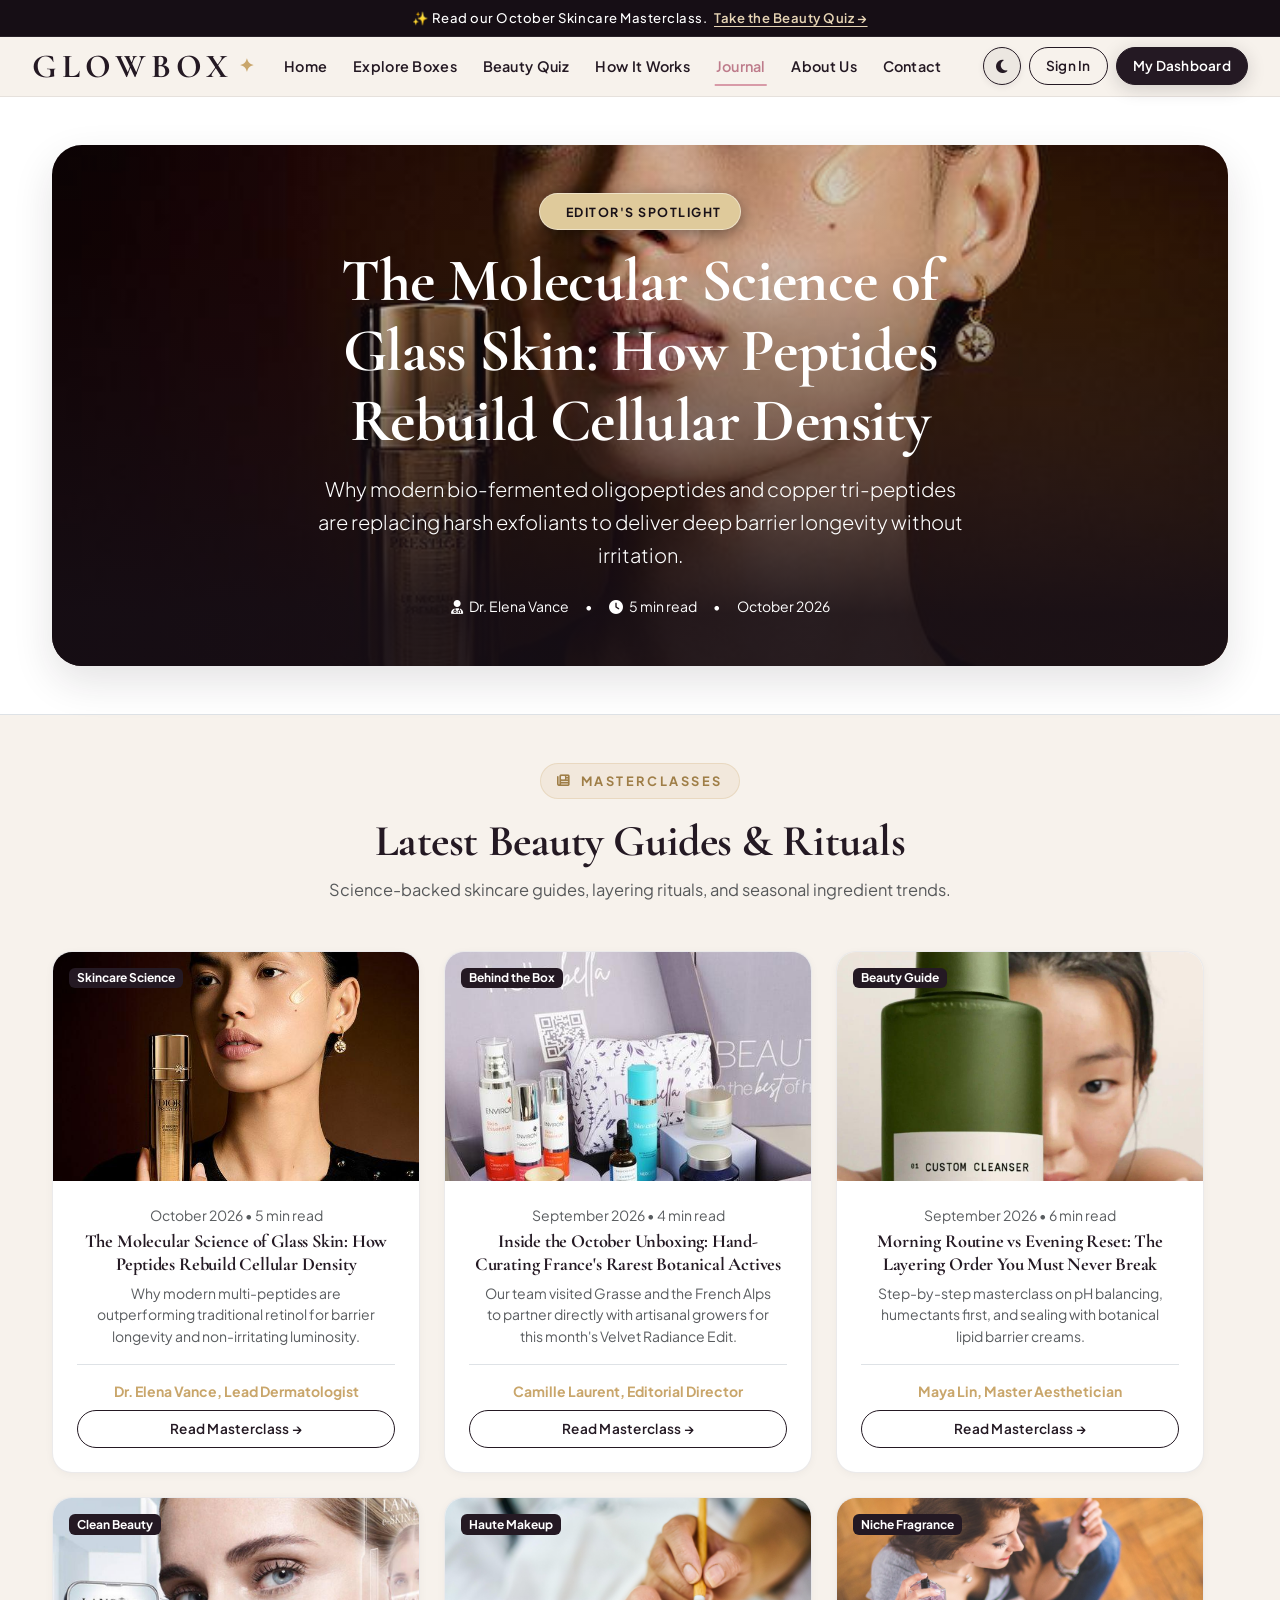
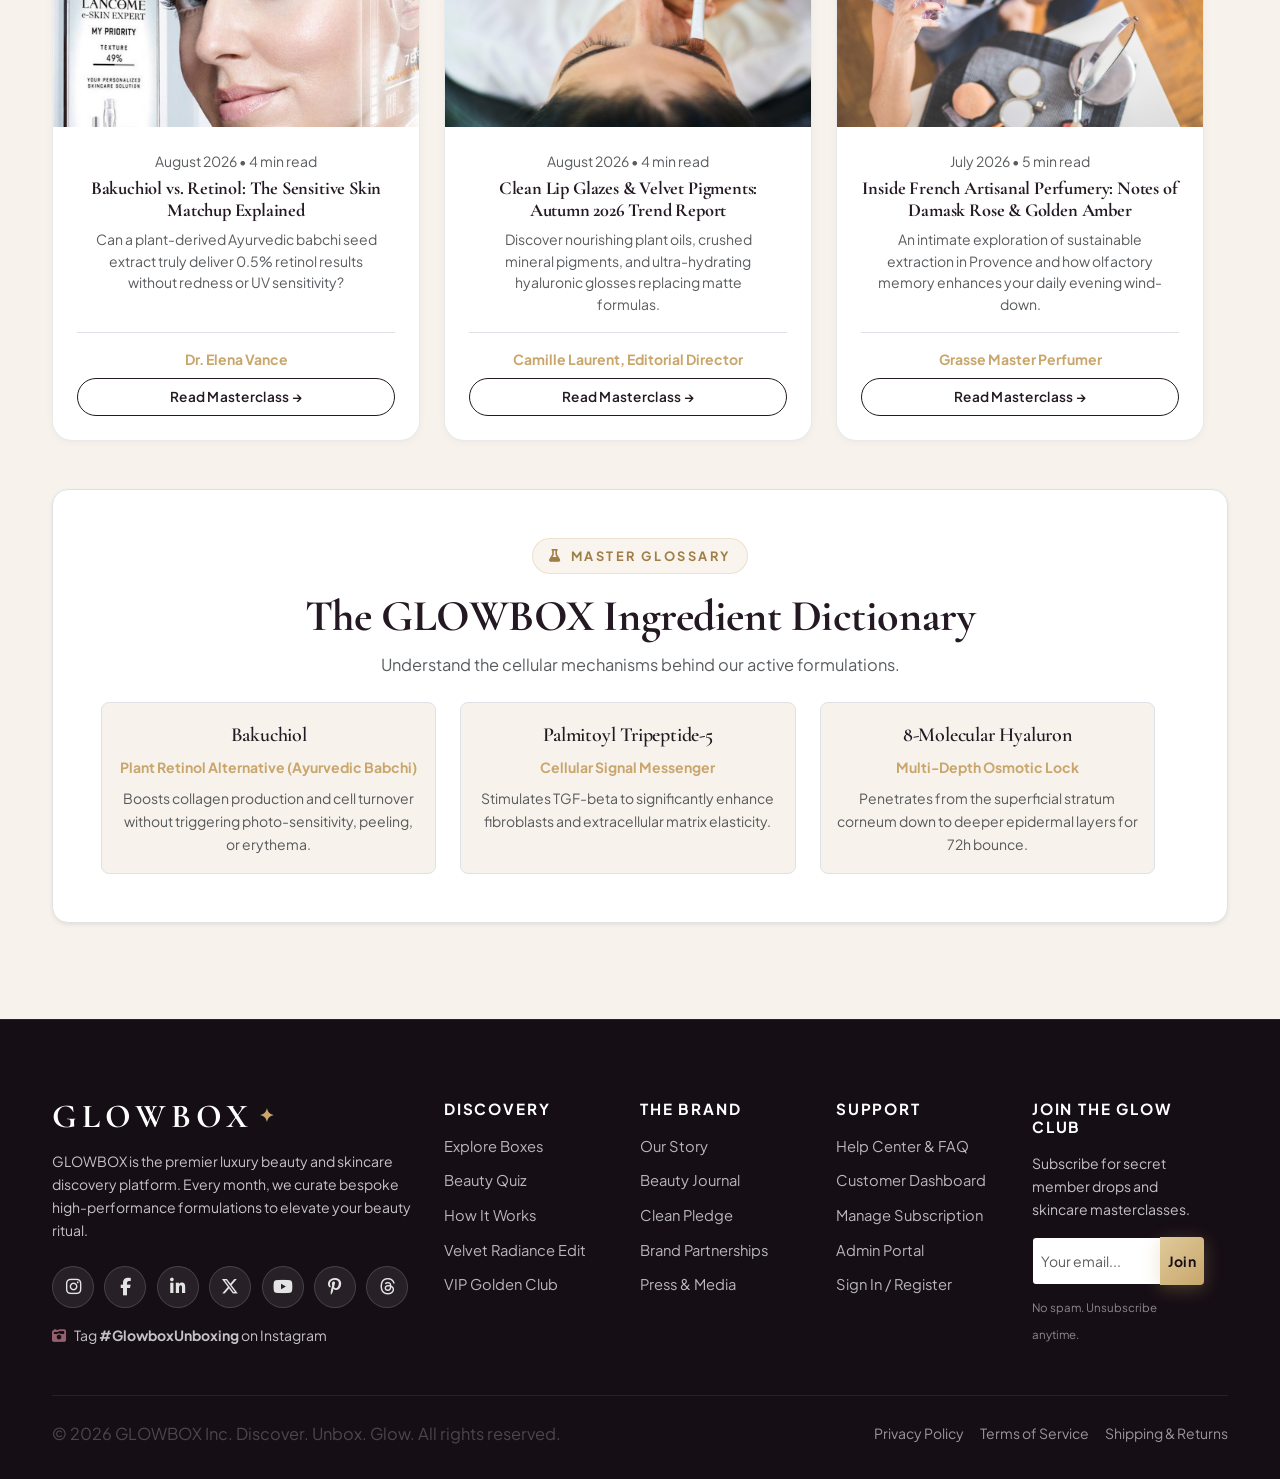
<file: journal.html>
<!DOCTYPE html>
<html lang="en">
<head>
  <meta charset="UTF-8">
  <meta name="viewport" content="width=device-width, initial-scale=1.0">
  <title>The Beauty Journal & Editorial Guides | GLOWBOX</title>
  <meta name="description" content="Discover skincare science guides, layering rituals, ingredient glossaries, and monthly unboxing masterclasses from GLOWBOX editors.">

  <!-- Favicon -->
  <link rel="icon" type="image/svg+xml" href="favicon.svg">
  <!-- Bootstrap 5 CSS -->
  <link href="https://cdn.jsdelivr.net/npm/bootstrap@5.3.3/dist/css/bootstrap.min.css" rel="stylesheet">
  <!-- FontAwesome 6 -->
  <link rel="stylesheet" href="https://cdnjs.cloudflare.com/ajax/libs/font-awesome/6.5.2/css/all.min.css">
  <!-- AOS Animation -->
  <link href="https://unpkg.com/aos@2.3.1/dist/aos.css" rel="stylesheet">
  <!-- Custom Stylesheet -->
  <link rel="stylesheet" href="css/style.css">
</head>
<body>

  <!-- Top Announcement Bar -->
  <div class="glow-topbar text-center">
    <span>✨ Read our October Skincare Masterclass. <a href="quiz.html" class="ms-1">Take the Beauty Quiz &rarr;</a></span>
  </div>

  <!-- Main Navigation Bar -->
  <nav class="navbar navbar-expand-xl glow-nav">
    <div class="container">
      <a class="navbar-brand" href="index.html">
        <span class="brand-logo-text">GLOWBOX<span class="brand-sparkle">✦</span></span>
      </a>

      <button class="navbar-toggler border-0" type="button" data-bs-toggle="collapse" data-bs-target="#glowNavbar">
        <i class="fa-solid fa-bars-staggered fs-4 text-plum"></i>
      </button>

      <div class="collapse navbar-collapse" id="glowNavbar">
        <ul class="navbar-nav mx-auto mb-2 mb-lg-0">
          <li class="nav-item"><a class="nav-link" href="index.html">Home</a></li>
          <li class="nav-item"><a class="nav-link" href="boxes.html">Explore Boxes</a></li>
          <li class="nav-item"><a class="nav-link" href="quiz.html">Beauty Quiz</a></li>
          <li class="nav-item"><a class="nav-link" href="how-it-works.html">How It Works</a></li>
          <li class="nav-item"><a class="nav-link active" href="journal.html">Journal</a></li>
          <li class="nav-item"><a class="nav-link" href="about.html">About Us</a></li>
          <li class="nav-item"><a class="nav-link" href="contact.html">Contact</a></li>
        </ul>

        <div class="d-flex align-items-center gap-2">
          <button type="button" class="btn btn-theme-toggle rounded-circle" onclick="toggleGlowTheme()" title="Toggle Dark / Light Theme" aria-label="Toggle Theme">
            <i class="fa-solid fa-moon theme-icon-indicator"></i>
          </button>
          <a href="login.html" class="btn btn-sm btn-glow-outline px-3">Sign In</a>
          <a href="dashboard.html" class="btn btn-sm btn-glow-plum px-3">My Dashboard</a>
        </div>
      </div>
    </div>
  </nav>

  <!-- Magazine Hero Featured -->
  <section class="py-5 bg-white border-bottom">
    <div class="container">
      <div class="journal-hero-card text-center" data-aos="fade-up">
        <img src="image/Beauty Lifestyle Personalization.jpg" alt="Featured Article" class="journal-hero-bg">
        <div class="journal-hero-overlay"></div>
        <div class="journal-hero-content text-center mx-auto">
          <span class="badge-spotlight mb-3 mx-auto d-inline-flex align-items-center gap-2"><i class="fa-solid fa-sparkles text-plum"></i> Editor's Spotlight</span>
          <h1 class="font-serif text-white fw-bold mb-3 text-center">The Molecular Science of Glass Skin: How Peptides Rebuild Cellular Density</h1>
          <p class="lead text-white opacity-90 mb-4 text-center mx-auto section-intro-text">
            Why modern bio-fermented oligopeptides and copper tri-peptides are replacing harsh exfoliants to deliver deep barrier longevity without irritation.
          </p>
          <div class="d-flex justify-content-center align-items-center gap-3 text-white small text-center">
            <span><i class="fa-solid fa-user-doctor me-1"></i> Dr. Elena Vance</span>
            <span>•</span>
            <span><i class="fa-solid fa-clock me-1"></i> 5 min read</span>
            <span>•</span>
            <span>October 2026</span>
          </div>
        </div>
      </div>
    </div>
  </section>

  <!-- Article Grid & Filter -->
  <main class="py-5">
    <div class="container">
      <div class="text-center max-w-700 mx-auto mb-5">
        <span class="section-tag mx-auto"><i class="fa-solid fa-newspaper"></i> Masterclasses</span>
        <h2 class="font-serif text-plum fw-bold mb-2 text-center">Latest Beauty Guides & Rituals</h2>
        <p class="text-muted text-center mx-auto section-intro-text">Science-backed skincare guides, layering rituals, and seasonal ingredient trends.</p>
      </div>

      <div class="row g-4 mb-5" id="journalArticlesGrid">
        <!-- Rendered dynamically -->
      </div>

      <!-- Interactive Ingredient Glossary Section -->
      <div class="p-4 p-md-5 bg-white rounded-4 border shadow-sm my-5 text-center" data-aos="fade-up">
        <div class="text-center max-w-700 mx-auto mb-4">
          <span class="section-tag mx-auto"><i class="fa-solid fa-flask"></i> Master Glossary</span>
          <h2 class="font-serif text-plum fw-bold mb-2 text-center">The GLOWBOX Ingredient Dictionary</h2>
          <p class="text-muted text-center mx-auto section-intro-text">Understand the cellular mechanisms behind our active formulations.</p>
        </div>

        <div class="row g-3">
          <div class="col-md-4">
            <div class="p-3 bg-ivory rounded-3 border h-100 text-center">
              <strong class="text-plum d-block fs-5 font-serif mb-1 text-center">Bakuchiol</strong>
              <small class="text-champagne fw-bold d-block mb-2 text-center">Plant Retinol Alternative (Ayurvedic Babchi)</small>
              <p class="small text-muted m-0 text-center">Boosts collagen production and cell turnover without triggering photo-sensitivity, peeling, or erythema.</p>
            </div>
          </div>
          <div class="col-md-4">
            <div class="p-3 bg-ivory rounded-3 border h-100 text-center">
              <strong class="text-plum d-block fs-5 font-serif mb-1 text-center">Palmitoyl Tripeptide-5</strong>
              <small class="text-champagne fw-bold d-block mb-2 text-center">Cellular Signal Messenger</small>
              <p class="small text-muted m-0 text-center">Stimulates TGF-beta to significantly enhance fibroblasts and extracellular matrix elasticity.</p>
            </div>
          </div>
          <div class="col-md-4">
            <div class="p-3 bg-ivory rounded-3 border h-100 text-center">
              <strong class="text-plum d-block fs-5 font-serif mb-1 text-center">8-Molecular Hyaluron</strong>
              <small class="text-champagne fw-bold d-block mb-2 text-center">Multi-Depth Osmotic Lock</small>
              <p class="small text-muted m-0 text-center">Penetrates from the superficial stratum corneum down to deeper epidermal layers for 72h bounce.</p>
            </div>
          </div>
        </div>
      </div>
    </div>
  </main>

  <!-- Luxury Footer -->
  <footer class="glow-footer">
    <div class="container">
      <div class="row g-4 g-lg-5 mb-5">
        <div class="col-lg-4">
          <a href="index.html" class="d-inline-block mb-3">
            <span class="brand-logo-text text-white">GLOWBOX<span class="brand-sparkle">✦</span></span>
          </a>
          <p class="small text-white opacity-75 mb-4">
            GLOWBOX is the premier luxury beauty and skincare discovery platform. Every month, we curate bespoke high-performance formulations to elevate your beauty ritual.
          </p>
          <div class="footer-social-strip mb-3">
            <a href="https://www.instagram.com/glowboxbeauty" target="_blank" rel="noopener noreferrer" class="social-circle soc-insta" title="Instagram @glowboxbeauty"><i class="fa-brands fa-instagram"></i></a>
            <a href="https://www.facebook.com/glowboxbeauty" target="_blank" rel="noopener noreferrer" class="social-circle soc-fb" title="Facebook @glowboxbeauty"><i class="fa-brands fa-facebook-f"></i></a>
            <a href="https://www.linkedin.com/company/glowboxluxury" target="_blank" rel="noopener noreferrer" class="social-circle soc-linkedin" title="LinkedIn @glowboxluxury"><i class="fa-brands fa-linkedin-in"></i></a>
            <a href="https://twitter.com/glowboxbeauty" target="_blank" rel="noopener noreferrer" class="social-circle soc-x" title="X / Twitter @glowboxbeauty"><i class="fa-brands fa-x-twitter"></i></a>
            <a href="https://www.youtube.com/@glowboxbeauty" target="_blank" rel="noopener noreferrer" class="social-circle soc-yt" title="YouTube GLOWBOX Masterclasses"><i class="fa-brands fa-youtube"></i></a>
            <a href="https://www.pinterest.com/glowboxluxury" target="_blank" rel="noopener noreferrer" class="social-circle soc-pin" title="Pinterest @glowboxluxury"><i class="fa-brands fa-pinterest-p"></i></a>
            <a href="https://www.threads.net/@glowboxbeauty" target="_blank" rel="noopener noreferrer" class="social-circle soc-threads" title="Threads @glowbox"><i class="fa-brands fa-threads"></i></a>
          </div>
          <div class="d-flex align-items-center gap-2 small text-white opacity-75">
            <i class="fa-solid fa-camera-retro text-rose"></i>
            <span>Tag <strong>#GlowboxUnboxing</strong> on Instagram</span>
          </div>
        </div>

        <div class="col-6 col-md-3 col-lg-2">
          <h6 class="text-white fw-bold mb-3">Discovery</h6>
          <ul class="list-unstyled">
            <li><a href="boxes.html" class="footer-link">Explore Boxes</a></li>
            <li><a href="quiz.html" class="footer-link">Beauty Quiz</a></li>
            <li><a href="how-it-works.html" class="footer-link">How It Works</a></li>
            <li><a href="box-detail.html?id=box-velvet-radiance" class="footer-link">Velvet Radiance Edit</a></li>
            <li><a href="box-detail.html?id=box-golden-luxe" class="footer-link">VIP Golden Club</a></li>
          </ul>
        </div>

        <div class="col-6 col-md-3 col-lg-2">
          <h6 class="text-white fw-bold mb-3">The Brand</h6>
          <ul class="list-unstyled">
            <li><a href="about.html" class="footer-link">Our Story</a></li>
            <li><a href="journal.html" class="footer-link">Beauty Journal</a></li>
            <li><a href="about.html" class="footer-link">Clean Pledge</a></li>
            <li><a href="contact.html" class="footer-link">Brand Partnerships</a></li>
            <li><a href="contact.html" class="footer-link">Press & Media</a></li>
          </ul>
        </div>

        <div class="col-6 col-md-3 col-lg-2">
          <h6 class="text-white fw-bold mb-3">Support</h6>
          <ul class="list-unstyled">
            <li><a href="contact.html" class="footer-link">Help Center & FAQ</a></li>
            <li><a href="dashboard.html" class="footer-link">Customer Dashboard</a></li>
            <li><a href="dashboard.html#subscription" class="footer-link">Manage Subscription</a></li>
            <li><a href="admin.html" class="footer-link">Admin Portal</a></li>
            <li><a href="login.html" class="footer-link">Sign In / Register</a></li>
          </ul>
        </div>

        <div class="col-md-6 col-lg-2">
          <h6 class="text-white fw-bold mb-3">Join The Glow Club</h6>
          <p class="small text-white opacity-75 mb-3">Subscribe for secret member drops and skincare masterclasses.</p>
          <form onsubmit="event.preventDefault(); showGlowToast('Subscribed! ✨', 'You are on the VIP Beauty Insider list.', 'success');">
            <div class="input-group input-group-sm mb-2">
              <input type="email" class="form-control" placeholder="Your email..." required>
              <button class="btn btn-glow-champagne" type="submit">Join</button>
            </div>
            <small class="text-white opacity-50" style="font-size: 0.72rem;">No spam. Unsubscribe anytime.</small>
          </form>
        </div>
      </div>

      <div class="d-flex flex-column flex-md-row justify-content-between align-items-center pt-4 border-top border-secondary border-opacity-25 small opacity-75">
        <p class="m-0">© 2026 GLOWBOX Inc. Discover. Unbox. Glow. All rights reserved.</p>
        <div class="d-flex gap-3 mt-2 mt-md-0">
          <a href="#" class="text-white opacity-75">Privacy Policy</a>
          <a href="#" class="text-white opacity-75">Terms of Service</a>
          <a href="#" class="text-white opacity-75">Shipping & Returns</a>
        </div>
      </div>
    </div>
  </footer>

  <!-- Scripts -->
  <script src="https://cdn.jsdelivr.net/npm/bootstrap@5.3.3/dist/js/bootstrap.bundle.min.js"></script>
  <script src="https://unpkg.com/aos@2.3.1/dist/aos.js"></script>
  <script src="js/data.js"></script>
  <script src="js/main.js"></script>

  <script>
    document.addEventListener("DOMContentLoaded", () => {
      const state = getGlowState();
      const container = document.getElementById("journalArticlesGrid");

      container.innerHTML = state.journalArticles.map(a => `
        <div class="col-md-6 col-lg-4">
          <div class="luxury-card p-0 overflow-hidden h-100 bg-white text-center">
            <div class="img-journal-wrap position-relative">
              <img src="${a.image}" alt="${a.title}">
              <span class="position-absolute top-0 start-0 m-3 badge bg-plum text-white">${a.category}</span>
            </div>
            <div class="p-4 d-flex flex-column justify-content-between flex-grow-1 text-center w-100">
              <div>
                <small class="text-muted d-block mb-1 text-center">${a.date} • ${a.readTime}</small>
                <h5 class="font-serif text-plum fw-bold mb-2 text-center">${a.title}</h5>
                <p class="small text-muted mb-3 text-center mx-auto" style="max-width: 90%;">${a.excerpt}</p>
              </div>
              <div class="pt-3 border-top d-flex flex-column align-items-center justify-content-center text-center mt-auto w-100 gap-2">
                <small class="text-champagne fw-bold text-center">${a.author}</small>
                <button class="btn btn-sm btn-glow-outline w-100 text-center" onclick="showGlowToast('Article Reader', 'Loading full masterclass...', 'info')">
                  Read Masterclass &rarr;
                </button>
              </div>
            </div>
          </div>
        </div>
      `).join('');
    });
  </script>
</body>
</html>
</file>
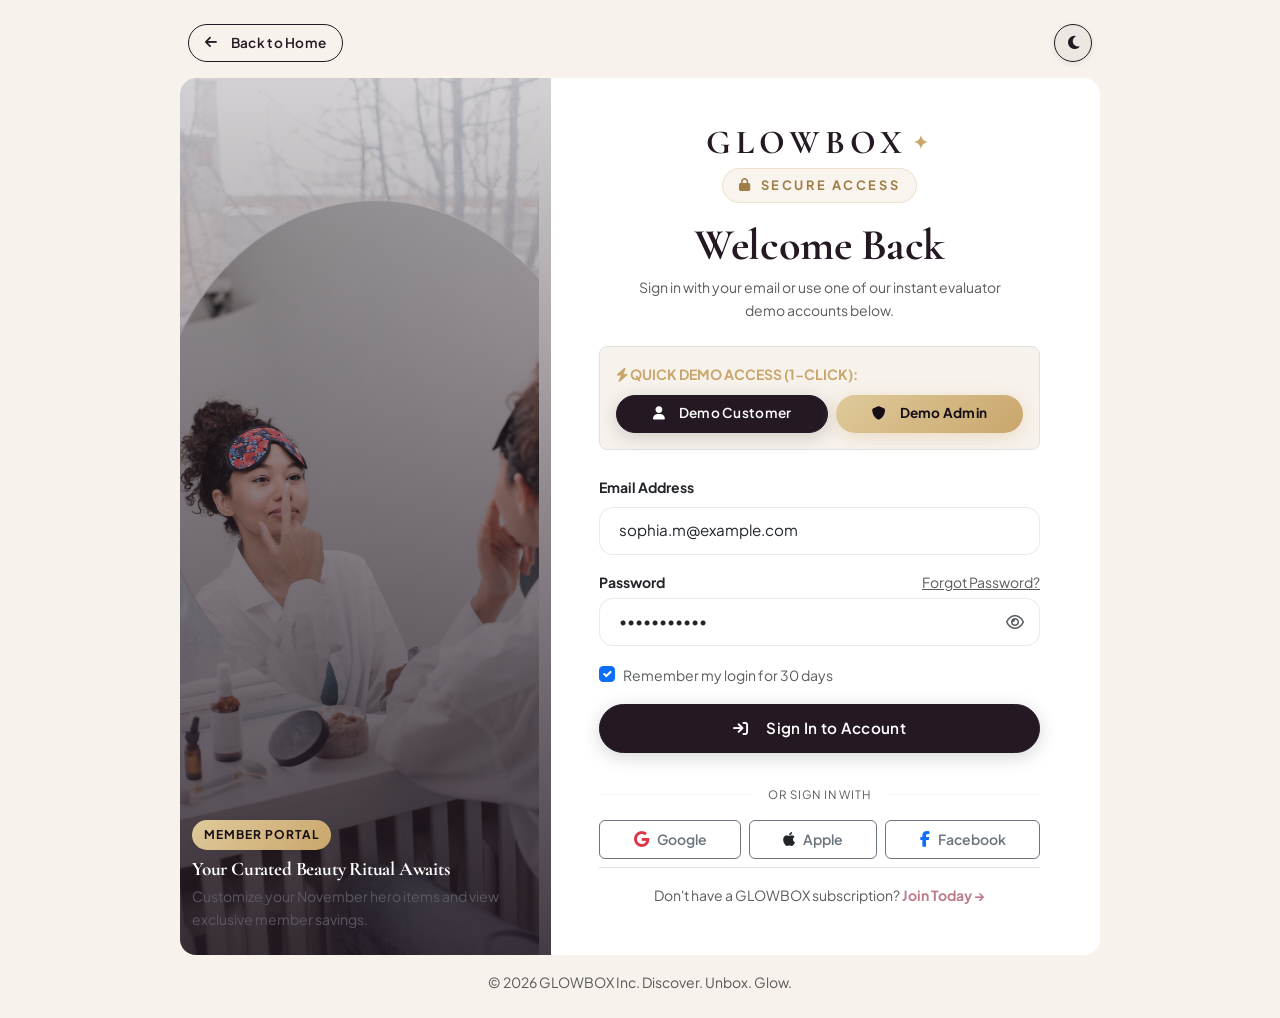
<file: login.html>
<!DOCTYPE html>
<html lang="en">
<head>
  <meta charset="UTF-8">
  <meta name="viewport" content="width=device-width, initial-scale=1.0">
  <title>Sign In — GLOWBOX Beauty Discovery</title>
  <meta name="description" content="Sign in to your GLOWBOX account to manage monthly subscription boxes, customize hero items, and track deliveries.">

  <!-- Favicon -->
  <link rel="icon" type="image/svg+xml" href="favicon.svg">
  <!-- Bootstrap 5 CSS -->
  <link href="https://cdn.jsdelivr.net/npm/bootstrap@5.3.3/dist/css/bootstrap.min.css" rel="stylesheet">
  <!-- FontAwesome 6 -->
  <link rel="stylesheet" href="https://cdnjs.cloudflare.com/ajax/libs/font-awesome/6.5.2/css/all.min.css">
  <!-- AOS Animation -->
  <link href="https://unpkg.com/aos@2.3.1/dist/aos.css" rel="stylesheet">
  <!-- Custom Stylesheet -->
  <link rel="stylesheet" href="css/style.css">
</head>
<body class="bg-ivory d-flex flex-column min-vh-100 justify-content-center align-items-center p-3 p-md-4">

  <!-- Back to Home Top Quick Navigation & Theme Toggle -->
  <div class="w-100 d-flex justify-content-between align-items-center mb-3 px-2" style="max-width: 920px;">
    <a href="index.html" class="btn btn-sm btn-glow-outline px-3 rounded-pill">
      <i class="fa-solid fa-arrow-left me-1"></i> Back to Home
    </a>
    <button type="button" class="btn btn-theme-toggle rounded-circle" onclick="toggleGlowTheme(event)" title="Toggle Dark / Light Theme" aria-label="Toggle Theme">
      <i class="fa-solid fa-moon theme-icon-indicator"></i>
    </button>
  </div>

  <!-- Login Card Layout -->
  <main class="w-100" style="max-width: 920px;">
    <div class="card border-0 shadow-xl rounded-4 overflow-hidden bg-white" data-aos="zoom-in">
      <div class="row g-0">
        <div class="col-md-5 d-none d-md-block position-relative">
          <img src="image/pexels-pavel-danilyuk-6417991.jpg" alt="GLOWBOX Beauty Login" class="w-100 h-100" style="object-fit: cover;">
          <div class="position-absolute top-0 start-0 w-100 h-100" style="background: linear-gradient(180deg, rgba(36, 25, 35, 0.2) 0%, rgba(36, 25, 35, 0.85) 100%);"></div>
          <div class="position-absolute bottom-0 start-0 p-4 text-white">
            <span class="luxury-badge badge-gold mb-2">Member Portal</span>
            <h4 class="font-serif text-white fw-bold mb-1">Your Curated Beauty Ritual Awaits</h4>
            <p class="small opacity-80 m-0">Customize your November hero items and view exclusive member savings.</p>
          </div>
        </div>

        <div class="col-md-7 p-4 p-md-5 d-flex flex-column justify-content-between">
          <div>
            <!-- Clickable Centered Logo inside Card -->
            <div class="text-center mb-4">
              <a href="index.html" class="d-inline-flex align-items-center gap-2 mb-2 text-decoration-none" title="Return to Home">
                <span class="brand-logo-text fs-2">GLOWBOX<span class="brand-sparkle">✦</span></span>
              </a>
              <div class="d-block">
                <span class="section-tag mx-auto"><i class="fa-solid fa-lock"></i> Secure Access</span>
              </div>
              <h2 class="font-serif text-plum fw-bold mb-1 text-center">Welcome Back</h2>
              <p class="small text-muted text-center mx-auto" style="max-width: 90%;">Sign in with your email or use one of our instant evaluator demo accounts below.</p>
            </div>

            <!-- Quick One-Click Demo Evaluator Selector -->
            <div class="p-3 bg-ivory rounded-3 border mb-4">
              <small class="text-champagne fw-bold text-uppercase d-block mb-2"><i class="fa-solid fa-bolt"></i> Quick Demo Access (1-Click):</small>
              <div class="d-flex flex-wrap gap-2">
                <button type="button" class="btn btn-sm btn-glow-plum flex-grow-1" onclick="quickFillLogin('customer')">
                  <i class="fa-solid fa-user me-1"></i> Demo Customer
                </button>
                <button type="button" class="btn btn-sm btn-glow-champagne flex-grow-1" onclick="quickFillLogin('admin')">
                  <i class="fa-solid fa-shield me-1"></i> Demo Admin
                </button>
              </div>
            </div>

            <form onsubmit="handleLoginSubmit(event)">
              <div class="mb-3">
                <label class="form-label small fw-bold">Email Address</label>
                <input type="email" id="loginEmail" class="form-control" required value="sophia.m@example.com">
              </div>
              <div class="mb-3">
                <div class="d-flex justify-content-between align-items-center mb-1">
                  <label class="form-label small fw-bold mb-0">Password</label>
                  <a href="#forgotPasswordModal" data-bs-toggle="modal" class="small text-muted text-decoration-underline">Forgot Password?</a>
                </div>
                <div class="position-relative">
                  <input type="password" id="loginPass" class="form-control pe-5" required value="password123">
                  <button type="button" class="btn btn-link position-absolute end-0 top-50 translate-middle-y text-muted text-decoration-none pe-3 border-0 bg-transparent shadow-none" onclick="togglePasswordVisibility('loginPass', this)" aria-label="Toggle password visibility">
                    <i class="fa-regular fa-eye"></i>
                  </button>
                </div>
              </div>
              <div class="mb-3 form-check">
                <input type="checkbox" class="form-check-input" id="rememberMe" checked>
                <label class="form-check-label small text-muted" for="rememberMe">Remember my login for 30 days</label>
              </div>

              <button type="submit" class="btn btn-glow-plum btn-lg w-100 mb-3">
                <i class="fa-solid fa-arrow-right-to-bracket me-2"></i> Sign In to Account
              </button>

              <div class="d-flex align-items-center my-3">
                <hr class="flex-grow-1 my-0 border-secondary border-opacity-25">
                <span class="px-3 small text-muted text-uppercase" style="font-size: 0.72rem; letter-spacing: 0.08em;">Or sign in with</span>
                <hr class="flex-grow-1 my-0 border-secondary border-opacity-25">
              </div>

              <div class="d-flex gap-2 mb-2">
                <button type="button" class="btn btn-outline-secondary flex-grow-1 d-flex align-items-center justify-content-center gap-2 py-2" onclick="showGlowToast('Social Sign In', 'Connecting securely with Google...', 'info')">
                  <i class="fa-brands fa-google text-danger"></i> <span class="small fw-semibold">Google</span>
                </button>
                <button type="button" class="btn btn-outline-secondary flex-grow-1 d-flex align-items-center justify-content-center gap-2 py-2" onclick="showGlowToast('Social Sign In', 'Connecting securely with Apple ID...', 'info')">
                  <i class="fa-brands fa-apple text-dark"></i> <span class="small fw-semibold">Apple</span>
                </button>
                <button type="button" class="btn btn-outline-secondary flex-grow-1 d-flex align-items-center justify-content-center gap-2 py-2" onclick="showGlowToast('Social Sign In', 'Connecting securely with Facebook...', 'info')">
                  <i class="fa-brands fa-facebook-f text-primary"></i> <span class="small fw-semibold">Facebook</span>
                </button>
              </div>
            </form>
          </div>

          <div class="text-center pt-3 border-top small text-muted">
            Don't have a GLOWBOX subscription? <a href="register.html" class="fw-bold text-rose">Join Today &rarr;</a>
          </div>
        </div>
      </div>
    </div>
  </main>

  <!-- Forgot Password Modal with Centered Clickable Brand Logo -->
  <div class="modal fade" id="forgotPasswordModal" tabindex="-1" aria-labelledby="forgotPasswordModalLabel" aria-hidden="true">
    <div class="modal-dialog modal-dialog-centered">
      <div class="modal-content border-0 shadow-xl rounded-4 overflow-hidden">
        <div class="modal-header bg-plum text-white border-0 py-3">
          <h5 class="modal-title font-serif fs-5" id="forgotPasswordModalLabel">Reset Your Password</h5>
          <button type="button" class="btn-close btn-close-white" data-bs-dismiss="modal" aria-label="Close"></button>
        </div>
        <div class="modal-body p-4 p-md-5 text-center">
          <!-- Centered Clickable Logo inside Forgot Password Card -->
          <div class="mb-4">
            <a href="index.html" class="d-inline-flex align-items-center gap-2 mb-2 text-decoration-none" title="Return to Home">
              <span class="brand-logo-text fs-2">GLOWBOX<span class="brand-sparkle">✦</span></span>
            </a>
            <p class="small text-muted mb-0">Enter your registered email and we'll send a secure one-time password reset link.</p>
          </div>
          <form onsubmit="event.preventDefault(); bootstrap.Modal.getInstance(document.getElementById('forgotPasswordModal')).hide(); showGlowToast('Reset Link Sent ✨', 'Check your email for the password reset instructions.', 'success');">
            <div class="mb-3 text-start">
              <label class="form-label small fw-bold">Email Address</label>
              <input type="email" class="form-control" required placeholder="name@example.com" value="sophia.m@example.com">
            </div>
            <button type="submit" class="btn btn-glow-plum w-100 py-2 mb-3">
              <i class="fa-solid fa-paper-plane me-1"></i> Send Recovery Link
            </button>
            <div class="text-center">
              <button type="button" class="btn btn-link text-muted small text-decoration-none p-0" data-bs-dismiss="modal">Back to Sign In</button>
            </div>
          </form>
        </div>
      </div>
    </div>
  </div>

  <div class="text-center mt-3 text-muted small">
    © 2026 GLOWBOX Inc. Discover. Unbox. Glow.
  </div>

  <!-- Scripts -->
  <script src="https://cdn.jsdelivr.net/npm/bootstrap@5.3.3/dist/js/bootstrap.bundle.min.js"></script>
  <script src="https://unpkg.com/aos@2.3.1/dist/aos.js"></script>
  <script src="js/data.js"></script>
  <script src="js/main.js"></script>

  <script>
    let currentDemoMode = 'customer';

    function togglePasswordVisibility(inputId, btn) {
      const input = document.getElementById(inputId);
      if (!input) return;
      const icon = btn.querySelector("i");
      if (input.type === "password") {
        input.type = "text";
        if (icon) {
          icon.classList.remove("fa-eye");
          icon.classList.add("fa-eye-slash");
        }
      } else {
        input.type = "password";
        if (icon) {
          icon.classList.remove("fa-eye-slash");
          icon.classList.add("fa-eye");
        }
      }
    }

    function quickFillLogin(mode) {
      currentDemoMode = mode;
      const emailInput = document.getElementById("loginEmail");
      const passInput = document.getElementById("loginPass");

      if (mode === 'admin') {
        emailInput.value = "admin@glowbox.luxury";
        passInput.value = "admin1234";
        showGlowToast("Admin Credentials Set", "Click Sign In to access Executive Admin Portal.", "info");
      } else {
        emailInput.value = "sophia.m@example.com";
        passInput.value = "password123";
        showGlowToast("Customer Credentials Set", "Click Sign In to access Sophia's Customer Dashboard.", "info");
      }
    }

    function handleLoginSubmit(e) {
      e.preventDefault();
      const email = document.getElementById("loginEmail").value.toLowerCase();

      if (email.includes("admin") || currentDemoMode === 'admin') {
        showGlowToast("Admin Verified ✨", "Redirecting to Admin Portal...", "success");
        setTimeout(() => window.location.href = "admin.html", 800);
      } else {
        showGlowToast("Welcome Back, Sophia ✨", "Redirecting to your Dashboard...", "success");
        setTimeout(() => window.location.href = "dashboard.html", 800);
      }
    }
  </script>
</body>
</html>
</file>
<file: css/style.css>
/* ==========================================================================
   GLOWBOX - LUXURY BEAUTY SUBSCRIPTION & DISCOVERY PLATFORM
   Design System & Master Stylesheet
   Palette:
     Midnight Plum: #241923
     Plum Darker:   #191118
     Soft Rose:     #D89BA8
     Blush Light:   #FDF6F7
     Warm Ivory:    #F7F2EC
     Champagne:     #C9A66B
     Champagne Soft:#DFCA9B
     Deep Charcoal: #202023
   ========================================================================== */

@import url('https://fonts.googleapis.com/css2?family=Cormorant+Garamond:ital,wght@0,400;0,500;0,600;0,700;1,400;1,600&family=Plus+Jakarta+Sans:wght@300;400;500;600;700;800&family=Playfair+Display:ital,wght@0,400;0,600;0,700;1,400&display=swap');

:root {
  --font-heading: 'Cormorant Garamond', Georgia, serif;
  --font-serif-accent: 'Playfair Display', Georgia, serif;
  --font-body: 'Plus Jakarta Sans', -apple-system, BlinkMacSystemFont, 'Segoe UI', Roboto, sans-serif;

  --color-plum: #241923;
  --color-plum-dark: #160e15;
  --color-plum-light: #372736;
  --color-rose: #D89BA8;
  --color-rose-deep: #BE7C8B;
  --color-rose-light: #F7EAEF;
  --color-ivory: #F7F2EC;
  --color-ivory-dark: #ECE5DC;
  --color-champagne: #C9A66B;
  --color-champagne-light: #E7D5B5;
  --color-champagne-dark: #9F7E47;
  --color-charcoal: #202023;
  --color-charcoal-muted: #5C5862;
  --color-border: rgba(36, 25, 35, 0.09);
  --color-border-dark: rgba(255, 255, 255, 0.12);
  --color-white: #FFFFFF;
  --color-success: #2E7D32;
  --color-warning: #ED6C02;
  --color-info: #0288D1;
  --color-danger: #D32F2F;

  --shadow-sm: 0 2px 8px rgba(36, 25, 35, 0.04);
  --shadow-md: 0 8px 24px rgba(36, 25, 35, 0.08);
  --shadow-lg: 0 16px 40px rgba(36, 25, 35, 0.12);
  --shadow-xl: 0 24px 60px rgba(36, 25, 35, 0.16);
  --shadow-glow: 0 0 35px rgba(216, 155, 168, 0.35);

  --radius-sm: 8px;
  --radius-md: 14px;
  --radius-lg: 20px;
  --radius-xl: 30px;
  --radius-full: 9999px;

  --transition-fast: 0.2s cubic-bezier(0.4, 0, 0.2, 1);
  --transition-base: 0.35s cubic-bezier(0.4, 0, 0.2, 1);
  --transition-slow: 0.55s cubic-bezier(0.16, 1, 0.3, 1);
}

/* Base & Reset */
*, *::before, *::after {
  box-sizing: border-box;
  margin: 0;
  padding: 0;
}

html {
  overflow-x: clip;
  scroll-behavior: smooth;
  width: 100%;
}

body {
  font-family: var(--font-body);
  background-color: var(--color-ivory);
  color: var(--color-charcoal);
  line-height: 1.65;
  overflow-x: clip;
  width: 100%;
  position: relative;
  -webkit-font-smoothing: antialiased;
}

/* ==========================================================================
   UNIFIED CONTAINER & SECTION ARCHITECTURE (Identical across ALL pages)
   ========================================================================== */
.container, .container-fluid, .container-xxl, .container-xl, .container-lg, .container-md, .container-sm {
  width: 100%;
  margin-right: auto;
  margin-left: auto;
}

.container {
  max-width: 1240px;
  padding-left: clamp(1rem, 3.5vw, 2rem);
  padding-right: clamp(1rem, 3.5vw, 2rem);
}

section {
  padding-top: clamp(2.75rem, 5.5vw, 5.5rem);
  padding-bottom: clamp(2.75rem, 5.5vw, 5.5rem);
  position: relative;
  width: 100%;
}

header.page-header, .page-header {
  padding-top: clamp(2.25rem, 4.5vw, 4.5rem);
  padding-bottom: clamp(2.25rem, 4.5vw, 4.5rem);
  position: relative;
  width: 100%;
}

/* ==========================================================================
   STRICT CENTER ALIGNMENT ARCHITECTURE (Across all pages & breakpoints)
   ========================================================================== */
h1, .page-header h1, .hero-wrapper h1, .text-center-strict,
h2, .section-header h2,
.hero-title-main {
  text-align: center !important;
  margin-left: auto;
  margin-right: auto;
  word-break: break-word;
  overflow-wrap: break-word;
}

.page-header, .section-header, .section-title-wrap {
  text-align: center;
  margin-left: auto;
  margin-right: auto;
  display: flex;
  flex-direction: column;
  align-items: center;
  justify-content: center;
}

.page-header .section-tag,
.section-header .section-tag,
.section-tag,
.text-center .section-tag {
  margin-left: auto;
  margin-right: auto;
  display: inline-flex;
  text-align: center;
  justify-content: center;
}

.page-header p,
.section-header p,
.section-intro-text,
.lead-centered,
.section-lead {
  text-align: center;
  max-width: 720px;
  margin-left: auto;
  margin-right: auto;
  line-height: 1.65;
}

/* Card Content Strict Center Alignment System */
.luxury-card,
.step-card,
.quiz-option-card,
.testimonial-card,
.product-detail-card,
.help-card,
.contact-card,
.vault-product-card {
  text-align: center;
  display: flex;
  flex-direction: column;
  align-items: center;
  justify-content: space-between;
}

.luxury-card .card-img-wrap,
.luxury-card .img-product-wrap,
.luxury-card .img-journal-wrap,
.step-card .img-step-wrap,
.step-card .img-timeline-step-wrap {
  width: 100%;
  margin-left: auto;
  margin-right: auto;
}

.luxury-card .card-body-luxury,
.luxury-card > div:not(.card-img-wrap):not(.img-journal-wrap):not(.img-product-wrap):last-child {
  text-align: center;
  display: flex;
  flex-direction: column;
  align-items: center;
  justify-content: space-between;
  flex: 1 1 auto;
  width: 100%;
  padding: 1.5rem 1.25rem;
}

.luxury-card h1, .luxury-card h2, .luxury-card h3, .luxury-card h4, .luxury-card h5, .luxury-card h6,
.step-card h3, .step-card h4, .step-card h5, .step-card h6,
.quiz-option-card h5, .quiz-option-card h6 {
  text-align: center !important;
  width: 100%;
  margin-left: auto;
  margin-right: auto;
  display: flex;
  align-items: center;
  justify-content: center;
  min-height: 2.5rem;
}

.luxury-card p, .luxury-card small,
.step-card p, .step-card small,
.quiz-option-card p, .quiz-option-card small {
  text-align: center !important;
  margin-left: auto;
  margin-right: auto;
  max-width: 95%;
  line-height: 1.55;
}

.card-meta-row,
.luxury-card .meta-row,
.luxury-card .card-meta {
  width: 100%;
  display: flex;
  align-items: center;
  justify-content: center;
  text-align: center;
  gap: 0.75rem;
  margin-bottom: 0.5rem;
  flex-wrap: wrap;
}

.card-price-row,
.luxury-card .price-row,
.luxury-card .card-price-block {
  width: 100%;
  display: flex;
  flex-direction: column;
  align-items: center;
  justify-content: center;
  text-align: center;
  margin: 0.75rem auto;
  padding-top: 0.75rem;
  border-top: 1px solid var(--color-border);
}

.luxury-card .card-action-row,
.luxury-card .card-footer-luxury,
.luxury-card .d-grid,
.card-button-group {
  width: 100%;
  display: flex;
  flex-direction: column;
  align-items: center;
  justify-content: center;
  margin-top: auto !important;
  gap: 0.5rem;
}

.luxury-card .btn,
.luxury-card a.btn,
.luxury-card button,
.step-card .btn,
.card-action-row .btn,
.card-button-group .btn {
  width: 100%;
  max-width: 100%;
  margin-left: auto;
  margin-right: auto;
  text-align: center;
  justify-content: center;
  display: inline-flex;
}

.step-card {
  display: flex;
  flex-direction: column;
  align-items: center;
  text-align: center;
}

.step-number {
  margin: 0 auto 1.25rem;
}

/* Links Centering & Container Constraints */
.card-link-centered,
.luxury-card a:not(.btn) {
  text-align: center;
  display: inline-block;
  margin-left: auto;
  margin-right: auto;
}

h1, h2, h3, h4, .font-serif {
  font-family: var(--font-heading);
  font-weight: 600;
  color: var(--color-plum);
  letter-spacing: -0.01em;
  word-break: break-word;
}

h1 { font-size: clamp(2.2rem, 4vw + 1rem, 3.8rem); line-height: 1.15; text-align: center; }
h2 { font-size: clamp(1.8rem, 2.5vw + 0.8rem, 2.75rem); line-height: 1.2; }
h3 { font-size: clamp(1.35rem, 1.5vw + 0.6rem, 2rem); line-height: 1.3; }
h4 { font-size: clamp(1.15rem, 1vw + 0.4rem, 1.45rem); }
h5 { font-size: 1.15rem; }
h6 { font-size: 0.95rem; text-transform: uppercase; letter-spacing: 0.12em; }

p {
  color: var(--color-charcoal-muted);
  font-size: 1.025rem;
}

a {
  color: var(--color-plum);
  text-decoration: none;
  transition: var(--transition-fast);
}
a:hover {
  color: var(--color-rose-deep);
}

img {
  max-width: 100%;
  height: auto;
  display: block;
}

/* Luxury Utilities & Badges */
.bg-plum { background-color: var(--color-plum) !important; color: #fff; }
.bg-plum-dark { background-color: var(--color-plum-dark) !important; color: #fff; }
.bg-rose-soft { background-color: var(--color-rose-light) !important; }
.bg-ivory { background-color: var(--color-ivory) !important; }
.bg-champagne { background-color: var(--color-champagne) !important; color: #fff; }
.text-plum { color: var(--color-plum) !important; }
.text-rose { color: var(--color-rose-deep) !important; }
.text-champagne { color: var(--color-champagne) !important; }
.text-muted-custom { color: var(--color-charcoal-muted) !important; }

.section-tag {
  display: inline-flex;
  align-items: center;
  justify-content: center;
  gap: 0.5rem;
  font-size: 0.8rem;
  text-transform: uppercase;
  letter-spacing: 0.2em;
  font-weight: 700;
  color: var(--color-champagne-dark);
  background: rgba(201, 166, 107, 0.12);
  padding: 0.4rem 1rem;
  border-radius: var(--radius-full);
  margin-bottom: 1rem;
  border: 1px solid rgba(201, 166, 107, 0.25);
  white-space: normal;
  text-align: center;
}

.section-tag.dark {
  background: rgba(255, 255, 255, 0.1);
  color: var(--color-champagne-light);
  border-color: rgba(255, 255, 255, 0.15);
}

.luxury-badge {
  display: inline-flex;
  align-items: center;
  justify-content: center;
  gap: 0.35rem;
  font-size: 0.75rem;
  font-weight: 600;
  text-transform: uppercase;
  letter-spacing: 0.08em;
  padding: 0.3rem 0.75rem;
  border-radius: var(--radius-full);
  background: #fff;
  color: var(--color-plum);
  box-shadow: var(--shadow-sm);
  white-space: nowrap;
}

.luxury-badge.badge-gold {
  background: linear-gradient(135deg, #DFCA9B, #C9A66B);
  color: var(--color-plum-dark);
  font-weight: 700;
}

.luxury-badge.badge-rose {
  background: var(--color-rose-light);
  color: var(--color-plum);
  border: 1px solid rgba(216, 155, 168, 0.4);
}

.luxury-badge.badge-clean {
  background: #E8F5E9;
  color: #1B5E20;
}

/* ==========================================================================
   EQUAL BUTTON SIZING & ARCHITECTURE
   ========================================================================== */
.btn-glow-plum,
.btn-glow-champagne,
.btn-glow-outline,
.btn-glow-rose,
.btn-glow-outline-light {
  min-height: 48px;
  padding: 0.75rem 1.6rem;
  border-radius: var(--radius-full);
  font-weight: 600;
  font-size: 0.95rem;
  letter-spacing: 0.02em;
  transition: var(--transition-base);
  display: inline-flex;
  align-items: center;
  justify-content: center;
  gap: 0.6rem;
  text-align: center;
  white-space: nowrap;
  box-sizing: border-box;
}

.btn-glow-plum {
  background-color: var(--color-plum);
  color: #fff;
  border: 1px solid var(--color-plum);
  box-shadow: 0 4px 18px rgba(36, 25, 35, 0.18);
}
.btn-glow-plum:hover {
  background-color: var(--color-plum-dark);
  color: #fff;
  transform: translateY(-2px);
  box-shadow: 0 8px 24px rgba(36, 25, 35, 0.28);
}

.btn-glow-champagne {
  background: linear-gradient(135deg, #DFCA9B, #C9A66B);
  color: var(--color-plum-dark);
  border: none;
  font-weight: 700;
  box-shadow: 0 4px 18px rgba(201, 166, 107, 0.3);
}
.btn-glow-champagne:hover {
  background: linear-gradient(135deg, #E7D5B5, #DFCA9B);
  color: var(--color-plum-dark);
  transform: translateY(-2px);
  box-shadow: 0 8px 28px rgba(201, 166, 107, 0.45);
}

.btn-glow-outline {
  background: transparent;
  color: var(--color-plum);
  border: 1.5px solid var(--color-plum);
}
.btn-glow-outline:hover {
  background: var(--color-plum);
  color: #fff;
  transform: translateY(-2px);
}

.btn-glow-outline-light {
  background: transparent;
  color: #fff;
  border: 1.5px solid rgba(255, 255, 255, 0.6);
}
.btn-glow-outline-light:hover {
  background: #fff;
  color: var(--color-plum);
  border-color: #fff;
}

.btn-glow-rose {
  background-color: var(--color-rose);
  color: var(--color-plum-dark);
  border: none;
}
.btn-glow-rose:hover {
  background-color: var(--color-rose-deep);
  color: #fff;
  transform: translateY(-2px);
}

/* Small Button Variant */
.btn-sm.btn-glow-plum,
.btn-sm.btn-glow-champagne,
.btn-sm.btn-glow-outline,
.btn-sm.btn-glow-rose {
  min-height: 38px;
  padding: 0.45rem 1.15rem;
  font-size: 0.85rem;
}

/* Form Controls */
.form-control, .form-select {
  min-height: 48px;
  border-radius: var(--radius-md);
  border: 1.5px solid var(--color-border);
  padding: 0.65rem 1.15rem;
  font-size: 0.95rem;
  transition: var(--transition-fast);
  background-color: #fff;
  max-width: 100%;
}
.form-control:focus, .form-select:focus {
  border-color: var(--color-rose);
  box-shadow: 0 0 0 3px rgba(216, 155, 168, 0.25);
  outline: none;
}
textarea.form-control {
  min-height: 120px;
}

/* Navigation Bar — Fixed in ALL Views */
.glow-nav,
#customerDashboardRoot > nav,
#adminDashboardRoot > nav {
  position: -webkit-sticky !important;
  position: sticky !important;
  top: 0 !important;
  left: 0 !important;
  right: 0 !important;
  width: 100% !important;
  z-index: 1040 !important;
  background: rgba(247, 242, 236, 0.98);
  backdrop-filter: blur(14px);
  -webkit-backdrop-filter: blur(14px);
  border-bottom: 1px solid rgba(36, 25, 35, 0.08);
  transition: var(--transition-base);
  padding: 0.65rem 0;
}

.glow-nav.nav-scrolled {
  background: rgba(255, 255, 255, 0.99) !important;
  box-shadow: 0 4px 20px rgba(36, 25, 35, 0.08);
}

.glow-nav .container,
.glow-nav .container-fluid {
  max-width: 1440px;
  display: flex;
  align-items: center;
  justify-content: space-between;
  position: relative;
}

.navbar-brand {
  margin-right: 0;
  padding: 0;
  display: inline-flex;
  align-items: center;
  z-index: 2;
}

.brand-logo-text {
  font-family: var(--font-heading) !important;
  font-size: clamp(1.4rem, 4vw, 2.1rem) !important;
  font-weight: 700 !important;
  letter-spacing: 0.15em !important;
  color: var(--color-plum);
  display: inline-flex !important;
  align-items: center !important;
  gap: 0.35rem !important;
  line-height: 1 !important;
  transition: var(--transition-fast) !important;
  text-decoration: none !important;
}

.navbar-brand .brand-logo-text {
  color: var(--color-plum);
}

.navbar-brand:hover .brand-logo-text {
  color: var(--color-plum-dark);
}

.glow-footer .brand-logo-text {
  font-family: var(--font-heading) !important;
  font-size: clamp(1.4rem, 4vw, 2.1rem) !important;
  color: #FFFFFF !important;
}

.brand-sparkle {
  color: var(--color-champagne);
  font-size: 1.15rem;
  animation: pulseGlow 2.5s infinite;
}

.navbar-toggler {
  border: none !important;
  outline: none !important;
  box-shadow: none !important;
  padding: 0.5rem;
  min-width: 44px;
  min-height: 44px;
  display: flex;
  align-items: center;
  justify-content: center;
  border-radius: var(--radius-sm);
  background: rgba(36, 25, 35, 0.05);
  color: var(--color-plum);
  cursor: pointer;
  transition: var(--transition-fast);
  margin-left: auto;
  z-index: 2;
}

.navbar-toggler:hover {
  background: rgba(36, 25, 35, 0.1);
  color: var(--color-rose-deep);
  transform: scale(1.05);
}

.navbar-toggler:focus {
  box-shadow: 0 0 0 2px var(--color-rose) !important;
}

.navbar-toggler i {
  font-size: 1.35rem;
  transition: transform 0.3s ease;
}

.navbar-toggler[aria-expanded="true"] i {
  transform: rotate(90deg);
}

.navbar-nav .nav-link {
  font-size: 0.92rem;
  font-weight: 600;
  color: var(--color-plum);
  padding: 0.5rem 0.85rem !important;
  letter-spacing: 0.02em;
  position: relative;
  transition: var(--transition-fast);
  white-space: nowrap !important;
  word-break: keep-all !important;
  display: inline-block;
}

.navbar-nav .nav-link::after {
  content: '';
  position: absolute;
  bottom: 0;
  left: 50%;
  transform: translateX(-50%);
  width: 0;
  height: 2px;
  background: var(--color-rose);
  transition: var(--transition-fast);
}

.navbar-nav .nav-link:hover::after,
.navbar-nav .nav-link.active::after {
  width: calc(100% - 1.2rem);
}

.navbar-nav .nav-link.active {
  color: var(--color-rose-deep) !important;
}

/* ==========================================================================
   STRICT MOBILE + TABLET + 1024PX NAVBAR COLLAPSE
   At 320px, 375px, 425px, 576px, 768px, 834px, 900px, 1024px:
   Navbar shows ONLY [ LOGO ] on Left & [ ☰ HAMBURGER ] on Right.
   Everything else is cleanly contained inside the hamburger menu panel.
   ========================================================================== */
@media (max-width: 1199.98px) {
  .glow-nav .navbar-toggler {
    display: flex !important;
  }

  .glow-nav .navbar-collapse {
    background: #ffffff;
    border: 1px solid var(--color-border);
    border-radius: var(--radius-lg);
    padding: 1.5rem 1.25rem;
    margin-top: 0.85rem;
    box-shadow: var(--shadow-xl);
    width: 100%;
    max-height: calc(100vh - 85px);
    overflow-y: auto;
    -webkit-overflow-scrolling: touch;
    z-index: 1050;
  }

  .glow-nav .navbar-nav {
    padding-bottom: 1rem;
    margin-bottom: 1rem;
    border-bottom: 1px solid var(--color-border);
    gap: 0.35rem;
    width: 100%;
    display: flex;
    flex-direction: column;
    text-align: center;
  }

  .glow-nav .navbar-nav .nav-link {
    padding: 0.75rem 1rem !important;
    font-size: 1.05rem;
    font-weight: 600;
    border-radius: var(--radius-sm);
    text-align: center;
  }

  .glow-nav .navbar-nav .nav-link:hover,
  .glow-nav .navbar-nav .nav-link.active {
    background: var(--color-rose-light);
    color: var(--color-plum-dark) !important;
  }

  .glow-nav .navbar-nav .nav-link::after {
    display: none;
  }

  .glow-nav .nav-cta-group,
  .glow-nav .navbar-collapse .d-flex {
    display: flex !important;
    flex-direction: column !important;
    gap: 0.65rem !important;
    width: 100% !important;
    margin-left: 0 !important;
    align-items: stretch !important;
  }

  .glow-nav .nav-cta-group .btn,
  .glow-nav .navbar-collapse .btn {
    width: 100% !important;
    min-height: 46px;
    display: flex;
    align-items: center;
    justify-content: center;
    font-size: 0.95rem;
  }
}

/* Desktop View (> 1024px, 1200px+) */
@media (min-width: 1200px) {
  .glow-nav .navbar-toggler {
    display: none !important;
  }
  .glow-nav .navbar-brand {
    flex-shrink: 0 !important;
  }
  .glow-nav .navbar-collapse {
    display: flex !important;
    flex-direction: row !important;
    flex-wrap: nowrap !important;
    align-items: center !important;
    justify-content: space-between !important;
    background: transparent;
    border: none;
    padding: 0;
    margin: 0;
    box-shadow: none;
  }
  .glow-nav .navbar-nav {
    display: flex !important;
    flex-direction: row !important;
    flex-wrap: nowrap !important;
    align-items: center !important;
    gap: 0.25rem !important;
    margin: 0 auto !important;
    padding: 0 !important;
    border-bottom: none !important;
  }
  .glow-nav .navbar-nav .nav-item {
    white-space: nowrap !important;
    flex-shrink: 0 !important;
    display: flex;
    align-items: center;
  }
  .glow-nav .navbar-nav .nav-link {
    white-space: nowrap !important;
    word-break: keep-all !important;
    padding: 0.45rem 0.68rem !important;
    font-size: 0.9rem;
    display: inline-block;
  }
  .glow-nav .nav-cta-group,
  .glow-nav .navbar-collapse > .d-flex {
    display: flex !important;
    flex-direction: row !important;
    flex-wrap: nowrap !important;
    align-items: center !important;
    gap: 0.5rem !important;
    flex-shrink: 0 !important;
    white-space: nowrap !important;
    margin-left: 1rem !important;
  }
  .glow-nav .nav-cta-group .btn,
  .glow-nav .navbar-collapse > .d-flex .btn {
    white-space: nowrap !important;
    flex-shrink: 0 !important;
  }
}

/* Announcement Top Bar */
.glow-topbar {
  background: var(--color-plum-dark);
  color: #FFFFFF !important;
  font-size: 0.82rem;
  font-weight: 500;
  padding: 0.45rem 1rem;
  letter-spacing: 0.04em;
  border-bottom: 1px solid rgba(255, 255, 255, 0.08);
}

.glow-topbar span,
.glow-topbar div,
.glow-topbar p {
  color: #FFFFFF !important;
}

.glow-topbar a {
  color: var(--color-champagne-light) !important;
  font-weight: 600;
  text-decoration: underline;
  text-underline-offset: 3px;
}

[data-theme="dark"] .glow-topbar,
.dark-theme .glow-topbar {
  background: #0b080c !important;
  color: #FFFFFF !important;
  border-bottom: 1px solid rgba(255, 255, 255, 0.08) !important;
}

[data-theme="dark"] .glow-topbar span,
[data-theme="dark"] .glow-topbar div,
[data-theme="dark"] .glow-topbar p,
.dark-theme .glow-topbar span,
.dark-theme .glow-topbar div,
.dark-theme .glow-topbar p {
  color: #EDE8EE !important;
}

/* Hero Section */
.hero-wrapper {
  position: relative;
  padding: clamp(3rem, 6vw, 6rem) 0;
  overflow: hidden;
  background: radial-gradient(circle at 80% 20%, rgba(216, 155, 168, 0.25) 0%, rgba(247, 242, 236, 1) 60%);
  width: 100%;
}

.hero-glow-blob {
  position: absolute;
  width: 550px;
  height: 550px;
  border-radius: 50%;
  filter: blur(80px);
  opacity: 0.35;
  pointer-events: none;
  max-width: 100%;
}
.blob-1 {
  background: var(--color-rose);
  top: -150px;
  right: -100px;
}
.blob-2 {
  background: var(--color-champagne-light);
  bottom: -150px;
  left: -150px;
}

.hero-title-highlight {
  font-style: italic;
  font-family: var(--font-serif-accent);
  color: var(--color-rose-deep);
  position: relative;
}

.hero-img-box {
  position: relative;
  border-radius: var(--radius-xl);
  overflow: hidden;
  box-shadow: var(--shadow-xl);
  width: 100%;
}

.hero-img-box img {
  width: 100%;
  height: 540px;
  object-fit: cover;
  transition: transform 0.8s ease;
}
.hero-img-box:hover img {
  transform: scale(1.03);
}

.hero-floating-card {
  position: absolute;
  background: rgba(255, 255, 255, 0.94);
  backdrop-filter: blur(14px);
  -webkit-backdrop-filter: blur(14px);
  border: 1px solid rgba(255, 255, 255, 0.8);
  padding: 0.85rem 1.15rem;
  border-radius: var(--radius-md);
  box-shadow: 0 10px 30px rgba(36, 25, 35, 0.15);
  z-index: 3;
  animation: floatAnim 4s ease-in-out infinite alternate;
  pointer-events: auto;
}

.card-pos-1 {
  bottom: 1.5rem;
  left: 1.5rem;
  max-width: calc(100% - 3rem);
}

.card-pos-2 {
  top: 1.5rem;
  right: 1.5rem;
  max-width: calc(100% - 3rem);
  animation-delay: 2s;
}

/* Card Designs & Strict Height Architecture */
.luxury-card {
  background: #fff;
  border-radius: var(--radius-lg);
  border: 1px solid var(--color-border);
  box-shadow: var(--shadow-sm);
  transition: var(--transition-base);
  height: 100%;
  display: flex;
  flex-direction: column;
  overflow: hidden;
  position: relative;
  width: 100%;
}

.luxury-card:hover {
  transform: translateY(-6px);
  box-shadow: var(--shadow-lg);
  border-color: rgba(216, 155, 168, 0.4);
}

.luxury-card .card-body-luxury,
.luxury-card > div:not(.card-img-wrap):not(.img-journal-wrap):not(.img-product-wrap):last-child {
  display: flex;
  flex-direction: column;
  flex: 1 1 auto;
  justify-content: space-between;
}

.luxury-card .card-action-row,
.luxury-card .mt-auto {
  margin-top: auto !important;
}

/* 1. Box Discovery Card Image Wrap (Consistent 4:3 Ratio) */
.card-img-wrap {
  position: relative;
  overflow: hidden;
  background: #f4eee7;
  width: 100%;
  aspect-ratio: 4 / 3;
  display: block;
}

.card-img-wrap img,
.img-box-cover {
  width: 100%;
  height: 100%;
  object-fit: cover;
  object-position: center center;
  display: block;
  transition: transform 0.65s cubic-bezier(0.16, 1, 0.3, 1);
}

.luxury-card:hover .card-img-wrap img {
  transform: scale(1.06);
}

/* 2. Product Showcase Thumbnail (Consistent 1:1 Ratio, No Cropping of bottles/tools) */
.img-product-wrap {
  position: relative;
  overflow: hidden;
  background: #FAF8F5;
  width: 100%;
  aspect-ratio: 1 / 1;
  display: flex;
  align-items: center;
  justify-content: center;
  border-radius: var(--radius-md);
}

.img-product-wrap img,
.img-product-contain {
  width: 100%;
  height: 100%;
  object-fit: cover;
  object-position: center center;
  display: block;
  transition: transform 0.4s ease;
}

.img-product-wrap.contain-mode img {
  object-fit: contain;
  padding: 0.75rem;
}

/* 3. Editorial & Journal Image Wrappers (Consistent 16:10 Ratio) */
.img-journal-wrap {
  position: relative;
  overflow: hidden;
  width: 100%;
  aspect-ratio: 16 / 10;
  background: #241923;
  border-radius: var(--radius-md) var(--radius-md) 0 0;
}

.img-journal-wrap img {
  width: 100%;
  height: 100%;
  object-fit: cover;
  object-position: center center;
  display: block;
}

.img-journal-thumb {
  width: 115px;
  height: 95px;
  aspect-ratio: 115 / 95;
  object-fit: cover;
  object-position: center center;
  border-radius: var(--radius-md);
  flex-shrink: 0;
  display: block;
}

/* 4. How It Works Step Image Wrap (Consistent 16:10 Ratio) */
.img-step-wrap {
  width: 100%;
  aspect-ratio: 16 / 10;
  overflow: hidden;
  border-radius: var(--radius-md);
  margin-bottom: 1rem;
  background: #FAF8F5;
  display: block;
}

.img-step-wrap img {
  width: 100%;
  height: 100%;
  object-fit: cover;
  object-position: center center;
  display: block;
}

/* 4b. How It Works Detailed Page Timeline Image Wrap (Consistent 16:10 Ratio) */
.img-timeline-step-wrap {
  width: 100%;
  aspect-ratio: 16 / 10;
  overflow: hidden;
  border-radius: var(--radius-md);
  background: #FAF8F5;
  display: block;
}

.img-timeline-step-wrap img {
  width: 100%;
  height: 100%;
  object-fit: cover;
  object-position: center center;
  display: block;
}

/* 4c. Box Detail Hero Image Container (Consistent 4:3 Ratio) */
.img-detail-hero-wrap {
  width: 100%;
  aspect-ratio: 4 / 3;
  overflow: hidden;
  border-radius: var(--radius-lg);
  background: #FAF8F5;
  display: block;
}

.img-detail-hero-wrap img {
  width: 100%;
  height: 100%;
  object-fit: cover;
  object-position: center center;
  display: block;
}

/* 5. Team / Dermatology Advisory Headshots (Consistent 1:1 Circle) */
.img-team-headshot {
  width: 110px;
  height: 110px;
  aspect-ratio: 1 / 1;
  border-radius: 50%;
  object-fit: cover;
  object-position: top center;
  display: block;
  margin: 0 auto 1rem;
  border: 3px solid var(--color-rose-light);
}

/* 6. Multi-Photo Collage Uniform Ratios */
.collage-frame-lg {
  width: 100%;
  aspect-ratio: 4 / 3;
  overflow: hidden;
  border-radius: var(--radius-lg);
  box-shadow: var(--shadow-md);
  display: block;
}

.collage-frame-lg img {
  width: 100%;
  height: 100%;
  object-fit: cover;
  object-position: center center;
  display: block;
}

.collage-frame-sm {
  width: 100%;
  aspect-ratio: 16 / 10;
  overflow: hidden;
  border-radius: var(--radius-lg);
  box-shadow: var(--shadow-md);
  display: block;
}

.collage-frame-sm img {
  width: 100%;
  height: 100%;
  object-fit: cover;
  object-position: center center;
  display: block;
}

.card-badge-top-left {
  position: absolute;
  top: 1rem;
  left: 1rem;
  z-index: 2;
}

.card-badge-top-right {
  position: absolute;
  top: 1rem;
  right: 1rem;
  z-index: 2;
}

.card-body-luxury {
  padding: 1.5rem;
  flex: 1;
  display: flex;
  flex-direction: column;
}


/* How It Works Steps */
.step-card {
  background: #fff;
  border-radius: var(--radius-lg);
  padding: 2.2rem 1.8rem;
  border: 1px solid var(--color-border);
  position: relative;
  transition: var(--transition-base);
  height: 100%;
}

.step-card:hover {
  transform: translateY(-6px);
  border-color: var(--color-rose);
  box-shadow: var(--shadow-md);
}

.step-number {
  width: 44px;
  height: 44px;
  border-radius: 50%;
  background: var(--color-rose-light);
  color: var(--color-plum);
  font-family: var(--font-heading);
  font-weight: 700;
  font-size: 1.25rem;
  display: flex;
  align-items: center;
  justify-content: center;
  margin-bottom: 1.25rem;
}

.step-icon-wrap {
  font-size: 2rem;
  color: var(--color-champagne-dark);
  margin-bottom: 1rem;
}

/* Beauty Quiz UI */
.quiz-container {
  max-width: 820px;
  margin: 0 auto;
  background: #fff;
  border-radius: var(--radius-xl);
  padding: 3rem 2.5rem;
  box-shadow: var(--shadow-xl);
  border: 1px solid rgba(216, 155, 168, 0.25);
  position: relative;
}

.quiz-progress-bar-wrap {
  height: 6px;
  background: #ECE5DC;
  border-radius: var(--radius-full);
  margin-bottom: 2rem;
  overflow: hidden;
}

.quiz-progress-bar {
  height: 100%;
  background: linear-gradient(90deg, var(--color-rose), var(--color-champagne));
  width: 14%;
  transition: width 0.4s ease;
}

.quiz-option-card {
  border: 1.5px solid var(--color-border);
  border-radius: var(--radius-md);
  padding: 1.2rem 1rem;
  text-align: center;
  cursor: pointer;
  transition: var(--transition-fast);
  background: #FAFAFA;
  height: 100%;
  display: flex;
  flex-direction: column;
  align-items: center;
  justify-content: center;
}

.quiz-option-card:hover {
  border-color: var(--color-rose);
  background: var(--color-rose-light);
  transform: translateY(-3px);
}

.quiz-option-card.selected {
  border-color: var(--color-plum);
  background: #F4E8EC;
  box-shadow: 0 0 0 2px var(--color-plum);
}

.quiz-option-icon {
  font-size: 1.8rem;
  margin-bottom: 0.5rem;
  color: var(--color-plum);
}

/* Dashboards (Customer & Admin) */
.dashboard-layout {
  min-height: calc(100vh - 120px);
  display: flex;
}

.dashboard-sidebar {
  width: 280px;
  background: var(--color-plum);
  color: #fff;
  padding: 2rem 1.25rem;
  flex-shrink: 0;
  display: flex;
  flex-direction: column;
  transition: var(--transition-base);
}

.dashboard-sidebar.admin-sidebar {
  background: var(--color-plum-dark);
}

.sidebar-user-card {
  background: rgba(255, 255, 255, 0.08);
  border-radius: var(--radius-md);
  padding: 1rem;
  margin-bottom: 1.5rem;
  display: flex;
  align-items: center;
  gap: 0.85rem;
  border: 1px solid rgba(255, 255, 255, 0.1);
}

.sidebar-avatar {
  width: 46px;
  height: 46px;
  border-radius: 50%;
  object-fit: cover;
  border: 2px solid var(--color-champagne);
}

.sidebar-nav {
  list-style: none;
  padding: 0;
  margin: 0;
  display: flex;
  flex-direction: column;
  gap: 0.35rem;
  flex: 1;
}

.sidebar-nav-link {
  display: flex;
  align-items: center;
  gap: 0.85rem;
  padding: 0.75rem 1rem;
  color: rgba(255, 255, 255, 0.75);
  font-size: 0.92rem;
  font-weight: 500;
  border-radius: var(--radius-sm);
  transition: var(--transition-fast);
  cursor: pointer;
}

.sidebar-nav-link:hover {
  color: #fff;
  background: rgba(255, 255, 255, 0.1);
}

.sidebar-nav-link.active {
  color: #fff;
  background: linear-gradient(90deg, rgba(216, 155, 168, 0.35), rgba(216, 155, 168, 0.15));
  border-left: 3px solid var(--color-rose);
  font-weight: 600;
}

.sidebar-nav-link i {
  font-size: 1.15rem;
  width: 22px;
  text-align: center;
}

.dashboard-content {
  flex: 1;
  background: #FAF8F5;
  padding: 2.2rem 2.5rem;
  overflow-y: auto;
}

.stat-card-luxury {
  background: #fff;
  border-radius: var(--radius-lg);
  padding: 1.5rem;
  border: 1px solid var(--color-border);
  box-shadow: var(--shadow-sm);
  display: flex;
  align-items: center;
  justify-content: space-between;
  transition: var(--transition-base);
}

.stat-card-luxury:hover {
  transform: translateY(-3px);
  box-shadow: var(--shadow-md);
}

.stat-icon-wrap {
  width: 52px;
  height: 52px;
  border-radius: var(--radius-md);
  display: flex;
  align-items: center;
  justify-content: center;
  font-size: 1.4rem;
}

/* Journal / Editorial Magazine */
.journal-hero-card {
  border-radius: var(--radius-xl);
  overflow: hidden;
  position: relative;
  min-height: 480px;
  display: flex;
  align-items: flex-end;
  color: #fff;
  box-shadow: var(--shadow-lg);
}

.journal-hero-bg {
  position: absolute;
  top: 0;
  left: 0;
  width: 100%;
  height: 100%;
  object-fit: cover;
  z-index: 1;
}

.journal-hero-overlay {
  position: absolute;
  top: 0;
  left: 0;
  width: 100%;
  height: 100%;
  background: linear-gradient(180deg, rgba(22, 14, 21, 0.2) 20%, rgba(22, 14, 21, 0.92) 90%);
  z-index: 2;
}

.journal-hero-content {
  position: relative;
  z-index: 3;
  padding: 3rem;
  max-width: 750px;
}

/* Footer */
.glow-footer {
  background: var(--color-plum-dark);
  color: rgba(255, 255, 255, 0.7);
  padding: 5rem 0 2rem;
  border-top: 1px solid rgba(255, 255, 255, 0.08);
}

.glow-footer h5, .glow-footer h4 {
  color: #fff;
  font-family: var(--font-heading);
}

.footer-link {
  color: rgba(255, 255, 255, 0.7);
  font-size: 0.92rem;
  display: block;
  margin-bottom: 0.65rem;
  transition: var(--transition-fast);
}

.footer-link:hover {
  color: var(--color-rose);
  padding-left: 4px;
}

.social-circle {
  width: 42px;
  height: 42px;
  min-width: 42px;
  min-height: 42px;
  border-radius: 50%;
  background: rgba(255, 255, 255, 0.08);
  display: inline-flex;
  align-items: center;
  justify-content: center;
  color: rgba(255, 255, 255, 0.88);
  font-size: 1.1rem;
  border: 1px solid rgba(255, 255, 255, 0.15);
  transition: transform 0.28s cubic-bezier(0.16, 1, 0.3, 1), background-color 0.28s ease, border-color 0.28s ease, box-shadow 0.28s ease, color 0.28s ease;
  position: relative;
  flex-shrink: 0;
  text-decoration: none;
}

.social-circle:hover {
  transform: translateY(-4px) scale(1.1);
  color: #ffffff;
  border-color: rgba(216, 155, 168, 0.6);
  box-shadow: 0 6px 20px rgba(216, 155, 168, 0.45);
}

.social-circle.soc-insta:hover { background: radial-gradient(circle at 30% 107%, #fdf497 0%, #fdf497 5%, #fd5949 45%, #d6249f 60%, #285AEB 90%); border-color: #d6249f; color: #fff; }
.social-circle.soc-fb:hover { background: #1877F2; border-color: #1877F2; color: #fff; }
.social-circle.soc-linkedin:hover { background: #0A66C2; border-color: #0A66C2; color: #fff; }
.social-circle.soc-x:hover { background: #000000; border-color: #777777; color: #fff; }
.social-circle.soc-yt:hover { background: #FF0000; border-color: #FF0000; color: #fff; }
.social-circle.soc-pin:hover { background: #E60023; border-color: #E60023; color: #fff; }
.social-circle.soc-threads:hover { background: #111111; border-color: #666666; color: #fff; }
.social-circle.soc-tiktok:hover { background: #000000; border-color: #00f2fe; box-shadow: 0 0 15px rgba(0, 242, 254, 0.5); color: #fff; }
.social-circle.soc-spotify:hover { background: #1DB954; border-color: #1DB954; color: #fff; }

.footer-social-strip {
  display: flex;
  flex-wrap: wrap;
  align-items: center;
  gap: 0.65rem;
}


/* UGC Video Story Cards (Birchbox Style) */
.ugc-story-card {
  position: relative;
  border-radius: var(--radius-lg);
  overflow: hidden;
  aspect-ratio: 9 / 15;
  min-height: 290px;
  box-shadow: var(--shadow-md);
  transition: var(--transition-base);
  cursor: pointer;
  background: #241923;
  display: flex;
  flex-direction: column;
}

.ugc-story-card:hover {
  transform: translateY(-6px) scale(1.02);
  box-shadow: var(--shadow-glow);
}

.ugc-story-img {
  width: 100%;
  height: 100%;
  object-fit: cover;
  transition: transform 0.6s ease;
}

.ugc-story-card:hover .ugc-story-img {
  transform: scale(1.06);
}

.ugc-story-overlay {
  position: absolute;
  top: 0;
  left: 0;
  width: 100%;
  height: 100%;
  background: linear-gradient(180deg, rgba(36, 25, 35, 0.08) 0%, rgba(36, 25, 35, 0.2) 40%, rgba(36, 25, 35, 0.78) 100%);
  display: flex;
  flex-direction: column;
  justify-content: space-between;
  padding: 0.85rem;
  z-index: 2;
}

.ugc-play-btn {
  position: absolute;
  top: 36%;
  left: 50%;
  transform: translate(-50%, -50%);
  width: 50px;
  height: 50px;
  border-radius: 50%;
  background: rgba(255, 255, 255, 0.92);
  backdrop-filter: blur(8px);
  color: var(--color-plum);
  display: flex;
  align-items: center;
  justify-content: center;
  font-size: 1.15rem;
  box-shadow: 0 4px 20px rgba(0, 0, 0, 0.3);
  transition: var(--transition-fast);
  border: 2px solid rgba(255, 255, 255, 0.95);
  z-index: 4;
}

.ugc-story-card:hover .ugc-play-btn {
  background: #fff;
  transform: translate(-50%, -50%) scale(1.1);
  color: var(--color-rose-deep);
  box-shadow: 0 0 25px rgba(216, 155, 168, 0.8);
}

.ugc-quote-bubble {
  background: rgba(255, 255, 255, 0.96);
  backdrop-filter: blur(12px);
  border-radius: var(--radius-md);
  padding: 0.65rem 0.85rem;
  box-shadow: 0 4px 16px rgba(0, 0, 0, 0.22);
  border: 1px solid rgba(255, 255, 255, 0.9);
  margin-top: auto;
  z-index: 3;
  width: 100%;
}

.ugc-quote-bubble p {
  color: #160e15 !important;
  font-size: clamp(0.72rem, 1.8vw, 0.84rem);
  font-weight: 700 !important;
  line-height: 1.3;
  margin: 0;
  text-align: center;
}

[data-theme="dark"] .ugc-quote-bubble,
.dark-theme .ugc-quote-bubble {
  background: rgba(18, 14, 20, 0.92) !important;
  border: 1px solid rgba(255, 255, 255, 0.18) !important;
  box-shadow: 0 4px 20px rgba(0, 0, 0, 0.6) !important;
}

[data-theme="dark"] .ugc-quote-bubble p,
.dark-theme .ugc-quote-bubble p {
  color: #FFFFFF !important;
  font-weight: 700 !important;
}

/* High Contrast Journal Hero Badge */
.badge-spotlight {
  background: #DFCA9B !important;
  color: #191118 !important;
  font-weight: 700 !important;
  letter-spacing: 0.12em !important;
  text-transform: uppercase !important;
  font-size: 0.78rem !important;
  padding: 0.45rem 1.15rem !important;
  border-radius: 9999px !important;
  box-shadow: 0 4px 16px rgba(0, 0, 0, 0.4) !important;
  border: 1px solid rgba(255, 255, 255, 0.45) !important;
  display: inline-flex !important;
  align-items: center !important;
  gap: 0.45rem !important;
}

/* Animations */
@keyframes pulseGlow {
  0%, 100% { opacity: 0.7; transform: scale(1); }
  50% { opacity: 1; transform: scale(1.15); }
}

@keyframes floatAnim {
  0% { transform: translateY(0); }
  100% { transform: translateY(-12px); }
}

/* Responsive Overrides */
@media (max-width: 1023.98px) {
  .dashboard-layout {
    flex-direction: column;
  }
  .dashboard-sidebar {
    width: 100%;
    padding: 1.25rem 1rem;
    box-shadow: var(--shadow-sm);
  }
  .sidebar-user-card {
    margin-bottom: 0.75rem;
  }
  .sidebar-nav {
    flex-direction: row;
    flex-wrap: nowrap;
    overflow-x: auto;
    -webkit-overflow-scrolling: touch;
    padding-bottom: 0.5rem;
    gap: 0.4rem;
  }
  .sidebar-nav-link {
    white-space: nowrap;
    padding: 0.5rem 0.85rem;
    font-size: 0.85rem;
    border-left: none !important;
    border-bottom: 2px solid transparent;
  }
  .sidebar-nav-link.active {
    border-bottom-color: var(--color-rose) !important;
  }
  .dashboard-content {
    padding: 1.5rem 1rem;
  }
  .hero-img-box {
    margin-top: 2rem;
  }
  .hero-img-box img {
    height: 380px;
  }
  .hero-floating-card {
    position: static !important;
    margin-top: 1rem;
    animation: none !important;
    width: 100%;
    transform: none !important;
  }
  .card-pos-1, .card-pos-2 {
    position: static !important;
    margin-top: 1rem;
    animation: none !important;
  }
}

/* Toast Notifications */
.glow-toast {
  position: fixed;
  bottom: 2rem;
  right: 2rem;
  z-index: 1090;
  max-width: calc(100vw - 4rem);
  min-width: 280px;
}

/* Table styles for dashboard */
.table-luxury {
  border-collapse: separate;
  border-spacing: 0 0.5rem;
  width: 100%;
}
.table-luxury tbody tr {
  background: #fff;
  box-shadow: var(--shadow-sm);
  border-radius: var(--radius-sm);
}
.table-luxury td {
  padding: 1rem 1.25rem;
  vertical-align: middle;
  border-top: none;
  white-space: nowrap;
}
.table-luxury td:first-child {
  border-radius: var(--radius-sm) 0 0 var(--radius-sm);
}
.table-luxury td:last-child {
  border-radius: 0 var(--radius-sm) var(--radius-sm) 0;
}

.table-responsive {
  overflow-x: auto;
  -webkit-overflow-scrolling: touch;
  border-radius: var(--radius-md);
  margin-bottom: 1rem;
  max-width: 100%;
}

/* ==========================================================================
   STRICT RESPONSIVE BREAKPOINT IMAGE & ALIGNMENT ARCHITECTURE
   Guarantees:
   - Identical aspect ratios and equal card heights at all screen widths
   - Zero image distortion, zero stretching, zero unwanted cropping
   - Uniform start/end coordinates and aligned card bottoms
   - 1024px treated as Tablet Layout
   ========================================================================== */

/* Breakpoint 1: Extra Large Desktops (1200px+) */
@media (min-width: 1200px) {
  .hero-img-box img {
    height: 520px;
    object-fit: cover;
  }
}

/* Breakpoint 2: 1024px - 1199px (Tablet Landscape & Compact View) */
@media (min-width: 1024px) and (max-width: 1199.98px) {
  .hero-img-box img {
    height: 420px;
    object-fit: cover;
  }
  .card-img-wrap {
    aspect-ratio: 4 / 3;
  }
  .img-product-wrap {
    aspect-ratio: 1 / 1;
  }
  .img-step-wrap,
  .img-timeline-step-wrap,
  .img-journal-wrap {
    aspect-ratio: 16 / 10;
  }
  .luxury-card .card-body-luxury {
    padding: 1.25rem;
  }
}

/* Breakpoint 3: Tablet Landscape & Medium Desktops (834px - 1023px) */
@media (min-width: 834px) and (max-width: 1023.98px) {
  .hero-img-box img {
    height: 380px;
    object-fit: cover;
  }
  .card-img-wrap {
    aspect-ratio: 4 / 3;
  }
  .img-product-wrap {
    aspect-ratio: 1 / 1;
  }
  .img-step-wrap,
  .img-timeline-step-wrap,
  .img-journal-wrap {
    aspect-ratio: 16 / 10;
  }
  .luxury-card .card-body-luxury {
    padding: 1.15rem;
  }
}

/* Breakpoint 4: Tablet Portrait (768px - 833px) */
@media (min-width: 768px) and (max-width: 833.98px) {
  .hero-img-box img {
    height: 340px;
    object-fit: cover;
  }
  .img-step-wrap,
  .img-timeline-step-wrap {
    aspect-ratio: 16 / 10;
  }
  .quiz-container {
    padding: 2rem 1.5rem;
  }
  .ugc-story-card {
    aspect-ratio: 9 / 16;
    min-height: 270px;
  }
  .ugc-play-btn {
    top: 33% !important;
    width: 42px !important;
    height: 42px !important;
    font-size: 0.95rem !important;
  }
  .ugc-quote-bubble {
    padding: 0.45rem 0.6rem !important;
  }
  .ugc-quote-bubble p {
    font-size: 0.72rem !important;
    line-height: 1.25 !important;
  }
}

/* Breakpoint 5: Large Mobile / Phablet (576px - 767px) */
@media (min-width: 576px) and (max-width: 767.98px) {
  .hero-img-box img {
    height: 300px;
    object-fit: cover;
  }
  .ugc-story-card {
    aspect-ratio: 9 / 15;
    min-height: 270px;
  }
  .ugc-play-btn {
    top: 34% !important;
    width: 42px !important;
    height: 42px !important;
    font-size: 0.95rem !important;
  }
  .ugc-quote-bubble {
    padding: 0.45rem 0.65rem !important;
  }
  .ugc-quote-bubble p {
    font-size: 0.74rem !important;
    line-height: 1.25 !important;
  }
  .quiz-container {
    padding: 1.75rem 1.25rem;
  }
}

/* Breakpoint 6: Standard Mobile (375px - 575px) */
@media (min-width: 375px) and (max-width: 575.98px) {
  .hero-img-box img {
    height: 260px;
    object-fit: cover;
  }
  .brand-logo-text {
    font-size: 1.65rem;
  }
  .section-tag {
    font-size: 0.72rem;
    padding: 0.3rem 0.75rem;
  }
  .ugc-story-card {
    aspect-ratio: 9 / 15;
    min-height: 260px;
  }
  .ugc-play-btn {
    top: 33% !important;
    width: 40px !important;
    height: 40px !important;
    font-size: 0.9rem !important;
  }
  .ugc-quote-bubble {
    padding: 0.4rem 0.55rem !important;
  }
  .ugc-quote-bubble p {
    font-size: 0.72rem !important;
    line-height: 1.22 !important;
  }
  .quiz-container {
    padding: 1.5rem 1rem;
    border-radius: var(--radius-lg);
  }
  .journal-hero-content {
    padding: 1.5rem !important;
  }
  .journal-hero-card {
    min-height: 380px;
  }
  .btn-glow-plum,
  .btn-glow-champagne,
  .btn-glow-outline,
  .btn-glow-rose {
    padding: 0.7rem 1.25rem;
    font-size: 0.9rem;
  }
}

/* Breakpoint 7: Small Mobile (320px - 374px including 360px) */
@media (max-width: 374.98px) {
  .hero-img-box img {
    height: 220px;
    object-fit: cover;
  }
  .brand-logo-text {
    font-size: 1.4rem;
  }
  .ugc-story-card {
    aspect-ratio: 9 / 16;
    min-height: 250px;
  }
  .ugc-play-btn {
    top: 30% !important;
    width: 36px !important;
    height: 36px !important;
    font-size: 0.82rem !important;
  }
  .ugc-quote-bubble {
    padding: 0.35rem 0.45rem !important;
    border-radius: var(--radius-sm) !important;
  }
  .ugc-quote-bubble p {
    font-size: 0.68rem !important;
    line-height: 1.2 !important;
  }
  .btn-glow-plum,
  .btn-glow-champagne,
  .btn-glow-outline,
  .btn-glow-rose {
    padding: 0.65rem 1rem;
    font-size: 0.85rem;
    min-height: 42px;
  }
  .social-circle {
    width: 38px;
    height: 38px;
    min-width: 38px;
    min-height: 38px;
    font-size: 0.95rem;
  }
  .quiz-container {
    padding: 1.25rem 0.85rem;
  }
  .journal-hero-content {
    padding: 1.25rem !important;
  }
  .journal-hero-card {
    min-height: 340px;
  }
}

/* Global Zero-Overflow Guarantee */
* {
  max-width: 100%;
}
.row {
  --bs-gutter-x: 1.5rem;
  margin-right: calc(-.5 * var(--bs-gutter-x));
  margin-left: calc(-.5 * var(--bs-gutter-x));
}

/* ==========================================================================
   STRICT BREAKPOINT CENTER-ALIGNMENT ENFORCEMENT
   (320px, 375px, 425px, 576px, 768px, 834px, 900px, 1024px, Desktop)
   ========================================================================== */
@media (max-width: 1024px) {
  h1, .page-header h1, .hero-wrapper h1, .section-header h2, .section-header h3 {
    text-align: center !important;
  }
  .page-header p, .section-header p, .section-intro-text {
    text-align: center !important;
    margin-left: auto !important;
    margin-right: auto !important;
  }
  .luxury-card, .step-card, .quiz-option-card {
    text-align: center !important;
    align-items: center !important;
  }
  .luxury-card .card-body-luxury {
    text-align: center !important;
    align-items: center !important;
  }
  .luxury-card .card-action-row,
  .luxury-card .card-footer-luxury,
  .card-button-group {
    justify-content: center !important;
    align-items: center !important;
    margin-left: auto !important;
    margin-right: auto !important;
  }
  .luxury-card .btn,
  .step-card .btn {
    text-align: center !important;
    justify-content: center !important;
    margin-left: auto !important;
    margin-right: auto !important;
  }
}

/* ==========================================================================
   THEME TOGGLE & LUXURY DARK BLACK MODE
   ========================================================================== */
.btn-theme-toggle {
  width: 38px !important;
  height: 38px !important;
  min-width: 38px !important;
  min-height: 38px !important;
  border-radius: 50% !important;
  display: inline-flex !important;
  align-items: center !important;
  justify-content: center !important;
  padding: 0 !important;
  border: 1.5px solid var(--color-plum) !important;
  background: rgba(36, 25, 35, 0.05) !important;
  color: var(--color-plum) !important;
  cursor: pointer !important;
  font-size: 0.95rem !important;
  line-height: 1 !important;
  flex-shrink: 0 !important;
  outline: none !important;
  box-shadow: 0 2px 6px rgba(36, 25, 35, 0.08) !important;
  transition: background-color var(--transition-fast), color var(--transition-fast), border-color var(--transition-fast), box-shadow var(--transition-fast) !important;
}

.btn-theme-toggle:hover {
  background: var(--color-plum) !important;
  color: #FFFFFF !important;
  transform: none !important;
  box-shadow: 0 4px 12px rgba(36, 25, 35, 0.2) !important;
}

[data-theme="dark"] .btn-theme-toggle {
  border-color: rgba(231, 213, 181, 0.5) !important;
  background: rgba(255, 255, 255, 0.08) !important;
  color: #E7D5B5 !important;
  box-shadow: 0 2px 8px rgba(0, 0, 0, 0.4) !important;
}

[data-theme="dark"] .btn-theme-toggle:hover {
  background: #E7D5B5 !important;
  color: #0c0a0d !important;
  transform: none !important;
  box-shadow: 0 4px 16px rgba(231, 213, 181, 0.4) !important;
}

/* Mobile Hamburger Menu Theme Toggle Design - Matches Remaining Buttons */
@media (max-width: 1199.98px) {
  .glow-nav .navbar-collapse .btn-theme-toggle {
    width: 100% !important;
    min-height: 44px !important;
    border-radius: var(--radius-full) !important;
    border: 1.5px solid var(--color-plum) !important;
    background: transparent !important;
    color: var(--color-plum) !important;
    display: flex !important;
    align-items: center !important;
    justify-content: center !important;
    gap: 0.5rem !important;
    font-size: 0.92rem !important;
    font-weight: 600 !important;
    transform: none !important;
    padding: 0.5rem 1rem !important;
  }

  .glow-nav .navbar-collapse .btn-theme-toggle:hover {
    background: var(--color-plum) !important;
    color: #FFFFFF !important;
    transform: none !important;
  }

  [data-theme="dark"] .glow-nav .navbar-collapse .btn-theme-toggle {
    border-color: rgba(231, 213, 181, 0.4) !important;
    background: transparent !important;
    color: #E7D5B5 !important;
  }

  [data-theme="dark"] .glow-nav .navbar-collapse .btn-theme-toggle:hover {
    background: #E7D5B5 !important;
    color: #0c0a0d !important;
    transform: none !important;
  }
}

/* ==========================================================================
   PURE LUXURY DARK BLACK THEME (Background & All Cards)
   ========================================================================== */
[data-theme="dark"],
html.dark-theme,
body.dark-theme {
  --color-ivory: #0c0a0d;
  --color-ivory-dark: #141016;
  --color-charcoal: #EDE8EE;
  --color-charcoal-muted: #B8B0BD;
  --color-border: rgba(255, 255, 255, 0.08);
  --color-border-dark: rgba(255, 255, 255, 0.15);
  --color-plum-dark: #070507;
  --color-plum-light: #1f1821;
}

[data-theme="dark"] html,
[data-theme="dark"] body,
html.dark-theme,
body.dark-theme {
  background-color: #0c0a0d !important;
  color: #EDE8EE !important;
}

/* Plum Background Elements in All Modes */
.bg-plum p,
.bg-plum .lead,
.bg-plum-dark p,
.bg-plum-dark .lead,
[data-theme="dark"] .bg-plum p,
[data-theme="dark"] .bg-plum .lead,
.dark-theme .bg-plum p,
.dark-theme .bg-plum .lead {
  color: #EDE8EE !important;
}

[data-theme="dark"] .bg-plum,
.dark-theme .bg-plum {
  background-color: #1a131c !important;
  color: #FFFFFF !important;
  border: 1px solid rgba(255, 255, 255, 0.1) !important;
}

[data-theme="dark"] .bg-plum-dark,
.dark-theme .bg-plum-dark {
  background-color: #110c12 !important;
  color: #FFFFFF !important;
}

/* All Sections & Backgrounds Pure Dark Black */
[data-theme="dark"] section,
[data-theme="dark"] header,
[data-theme="dark"] main,
[data-theme="dark"] .hero-wrapper,
[data-theme="dark"] .page-header,
[data-theme="dark"] .bg-white,
[data-theme="dark"] .bg-ivory,
[data-theme="dark"] .bg-light,
[data-theme="dark"] .bg-rose-soft,
[data-theme="dark"] .bg-champagne-soft,
[data-theme="dark"] .border-top,
[data-theme="dark"] .border-bottom,
.dark-theme section,
.dark-theme header,
.dark-theme main,
.dark-theme .hero-wrapper,
.dark-theme .page-header,
.dark-theme .bg-white,
.dark-theme .bg-ivory,
.dark-theme .bg-light,
.dark-theme .bg-rose-soft,
.dark-theme .bg-champagne-soft,
.dark-theme .border-top,
.dark-theme .border-bottom {
  background: #0c0a0d !important;
  background-color: #0c0a0d !important;
  border-color: rgba(255, 255, 255, 0.08) !important;
}

/* Hero Section in Dark Mode */
[data-theme="dark"] .hero-wrapper,
.dark-theme .hero-wrapper {
  background: radial-gradient(circle at 80% 20%, rgba(216, 155, 168, 0.08) 0%, #0c0a0d 65%) !important;
}

[data-theme="dark"] .page-header,
.dark-theme .page-header {
  background: radial-gradient(circle at 50% 30%, rgba(201, 166, 107, 0.08) 0%, #0c0a0d 70%) !important;
}

/* Section Tags in Dark Mode */
[data-theme="dark"] .section-tag,
.dark-theme .section-tag {
  background: rgba(231, 213, 181, 0.12) !important;
  color: #E7D5B5 !important;
  border: 1px solid rgba(231, 213, 181, 0.3) !important;
}

/* Hero Title Accents */
[data-theme="dark"] .hero-title-highlight,
.dark-theme .hero-title-highlight {
  color: #EFA6B6 !important;
  text-shadow: 0 0 20px rgba(239, 166, 182, 0.3) !important;
}

/* Navbar Dark Black Glass */
[data-theme="dark"] .glow-nav,
.dark-theme .glow-nav {
  background: rgba(12, 10, 13, 0.95) !important;
  border-bottom: 1px solid rgba(255, 255, 255, 0.08) !important;
}

[data-theme="dark"] .glow-nav.nav-scrolled,
.dark-theme .glow-nav.nav-scrolled {
  background: rgba(9, 7, 10, 0.98) !important;
  box-shadow: 0 4px 25px rgba(0, 0, 0, 0.7) !important;
}

[data-theme="dark"] .brand-logo-text,
.dark-theme .brand-logo-text {
  color: #FFFFFF !important;
}

[data-theme="dark"] .navbar-nav .nav-link,
.dark-theme .navbar-nav .nav-link {
  color: #EDE8EE !important;
}

[data-theme="dark"] .navbar-nav .nav-link:hover,
[data-theme="dark"] .navbar-nav .nav-link.active,
.dark-theme .navbar-nav .nav-link:hover,
.dark-theme .navbar-nav .nav-link.active {
  color: var(--color-champagne-light) !important;
}

[data-theme="dark"] .glow-nav .navbar-collapse,
.dark-theme .glow-nav .navbar-collapse {
  background: #141016 !important;
  border-color: rgba(255, 255, 255, 0.12) !important;
}

[data-theme="dark"] .navbar-toggler,
.dark-theme .navbar-toggler {
  background: rgba(255, 255, 255, 0.08) !important;
  color: #FFFFFF !important;
}

/* All Cards & Tables Dark Black Architecture */
[data-theme="dark"] .card,
[data-theme="dark"] .luxury-card,
[data-theme="dark"] .stat-card-luxury,
[data-theme="dark"] .step-card,
[data-theme="dark"] .quiz-container,
[data-theme="dark"] .journal-post-card,
[data-theme="dark"] .ugc-story-card,
[data-theme="dark"] .quiz-option-card,
[data-theme="dark"] .dashboard-sidebar,
[data-theme="dark"] .sidebar-user-card,
[data-theme="dark"] .stat-card,
[data-theme="dark"] .testimonial-card,
[data-theme="dark"] .accordion-item,
[data-theme="dark"] .table,
[data-theme="dark"] table,
[data-theme="dark"] .table-responsive,
.dark-theme .card,
.dark-theme .luxury-card,
.dark-theme .stat-card-luxury,
.dark-theme .step-card,
.dark-theme .quiz-container,
.dark-theme .journal-post-card,
.dark-theme .ugc-story-card,
.dark-theme .quiz-option-card,
.dark-theme .dashboard-sidebar,
.dark-theme .sidebar-user-card,
.dark-theme .stat-card,
.dark-theme .testimonial-card,
.dark-theme .accordion-item,
.dark-theme .table,
.dark-theme table,
.dark-theme .table-responsive {
  background-color: #161318 !important;
  border-color: rgba(255, 255, 255, 0.08) !important;
  color: #EDE8EE !important;
  box-shadow: 0 8px 30px rgba(0, 0, 0, 0.5) !important;
}

[data-theme="dark"] .table thead,
[data-theme="dark"] .table thead tr,
[data-theme="dark"] .table thead th,
.dark-theme .table thead,
.dark-theme .table thead tr,
.dark-theme .table thead th {
  background-color: #201923 !important;
  color: #FFFFFF !important;
  border-color: rgba(255, 255, 255, 0.1) !important;
}

[data-theme="dark"] .table tbody,
[data-theme="dark"] .table tbody tr,
[data-theme="dark"] .table tbody td,
[data-theme="dark"] .table tbody th,
.dark-theme .table tbody,
.dark-theme .table tbody tr,
.dark-theme .table tbody td,
.dark-theme .table tbody th {
  background-color: #161318 !important;
  color: #EDE8EE !important;
  border-color: rgba(255, 255, 255, 0.08) !important;
}

[data-theme="dark"] .table td.text-plum,
[data-theme="dark"] .table th.text-plum,
[data-theme="dark"] .table td.fw-bold,
.dark-theme .table td.text-plum,
.dark-theme .table th.text-plum,
.dark-theme .table td.fw-bold {
  color: #FFFFFF !important;
}

/* Inside Card Nested Elements */
[data-theme="dark"] .card-body,
[data-theme="dark"] .card-footer,
[data-theme="dark"] .card-body-luxury,
[data-theme="dark"] .card-footer-luxury,
[data-theme="dark"] .card-pos-1,
[data-theme="dark"] .card-pos-2,
[data-theme="dark"] .hero-floating-card,
[data-theme="dark"] .accordion-body,
.dark-theme .card-body,
.dark-theme .card-footer,
.dark-theme .card-body-luxury,
.dark-theme .card-footer-luxury,
.dark-theme .card-pos-1,
.dark-theme .card-pos-2,
.dark-theme .hero-floating-card,
.dark-theme .accordion-body {
  background-color: #1c1720 !important;
  color: #EDE8EE !important;
  border-color: rgba(255, 255, 255, 0.08) !important;
}

[data-theme="dark"] .accordion-button,
.dark-theme .accordion-button {
  background-color: #161318 !important;
  color: #FFFFFF !important;
}

[data-theme="dark"] .accordion-button:not(.collapsed),
.dark-theme .accordion-button:not(.collapsed) {
  background-color: #1f1922 !important;
  color: var(--color-champagne-light) !important;
}

/* Typography in Dark Mode */
[data-theme="dark"] h1,
[data-theme="dark"] h2,
[data-theme="dark"] h3,
[data-theme="dark"] h4,
[data-theme="dark"] h5,
[data-theme="dark"] h6,
[data-theme="dark"] .font-serif,
[data-theme="dark"] .text-plum,
[data-theme="dark"] strong.text-plum,
[data-theme="dark"] span.text-plum,
[data-theme="dark"] .fw-bold,
.dark-theme h1,
.dark-theme h2,
.dark-theme h3,
.dark-theme h4,
.dark-theme h5,
.dark-theme h6,
.dark-theme .font-serif,
.dark-theme .text-plum,
.dark-theme strong.text-plum,
.dark-theme span.text-plum,
.dark-theme .fw-bold {
  color: #FFFFFF !important;
}

[data-theme="dark"] p,
[data-theme="dark"] .lead,
[data-theme="dark"] .section-intro-text,
[data-theme="dark"] .text-muted,
[data-theme="dark"] p.text-muted,
[data-theme="dark"] span.text-muted,
.dark-theme p,
.dark-theme .lead,
.dark-theme .section-intro-text,
.dark-theme .text-muted,
.dark-theme p.text-muted,
.dark-theme span.text-muted {
  color: #D3CCD6 !important;
}

/* Buttons in Dark Mode */
[data-theme="dark"] .btn-glow-outline,
.dark-theme .btn-glow-outline {
  border-color: rgba(231, 213, 181, 0.4) !important;
  color: #E7D5B5 !important;
  background: transparent !important;
}

[data-theme="dark"] .btn-glow-outline:hover,
.dark-theme .btn-glow-outline:hover {
  background: #E7D5B5 !important;
  color: #0c0a0d !important;
}

[data-theme="dark"] .btn-glow-plum,
.dark-theme .btn-glow-plum {
  background: linear-gradient(135deg, #2b1b28 0%, #1a1018 100%) !important;
  border-color: rgba(216, 155, 168, 0.3) !important;
  color: #FFFFFF !important;
}

[data-theme="dark"] .btn-glow-plum:hover,
.dark-theme .btn-glow-plum:hover {
  background: linear-gradient(135deg, #382434 0%, #241923 100%) !important;
  box-shadow: 0 0 20px rgba(216, 155, 168, 0.35) !important;
}

/* Form Controls & Modals */
[data-theme="dark"] .form-control,
[data-theme="dark"] .form-select,
.dark-theme .form-control,
.dark-theme .form-select {
  background-color: #1f1922 !important;
  border: 1px solid rgba(255, 255, 255, 0.12) !important;
  color: #FFFFFF !important;
}

[data-theme="dark"] .form-control:focus,
[data-theme="dark"] .form-select:focus,
.dark-theme .form-control:focus,
.dark-theme .form-select:focus {
  background-color: #261e2a !important;
  border-color: var(--color-rose) !important;
  color: #FFFFFF !important;
}

[data-theme="dark"] .modal-content,
.dark-theme .modal-content {
  background-color: #141016 !important;
  border: 1px solid rgba(255, 255, 255, 0.12) !important;
  color: #EDE8EE !important;
}

[data-theme="dark"] .modal-header,
.dark-theme .modal-header {
  border-bottom: 1px solid rgba(255, 255, 255, 0.08) !important;
}

/* Hero Glow Ambience */
[data-theme="dark"] .hero-glow-blob,
.dark-theme .hero-glow-blob {
  opacity: 0.12 !important;
  filter: blur(100px) !important;
}

/* Footer Dark Mode */
[data-theme="dark"] .glow-footer,
.dark-theme .glow-footer {
  background: #080608 !important;
  border-top: 1px solid rgba(255, 255, 255, 0.06) !important;
}
</file>
